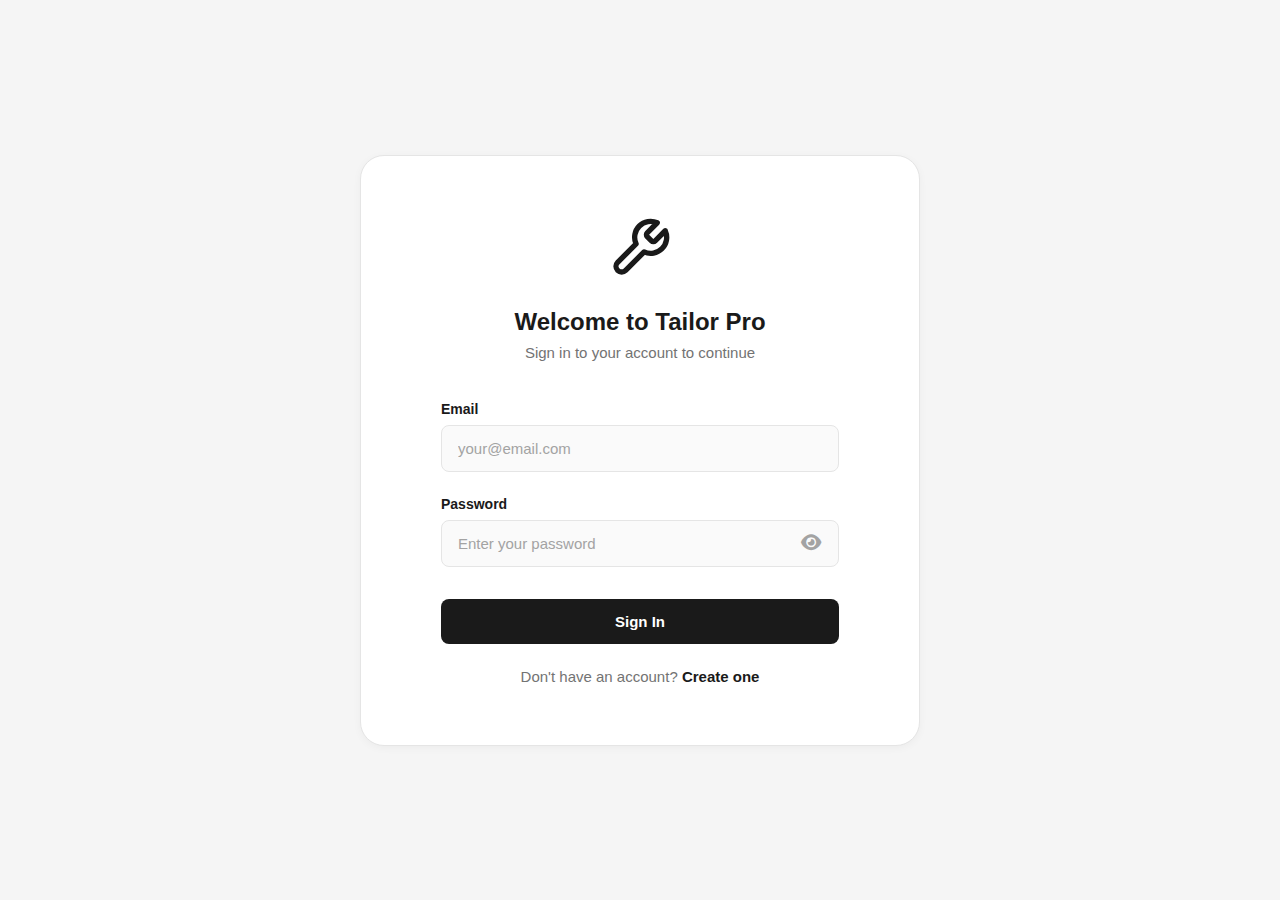
<file: index.html>
<!DOCTYPE html>
<html lang="en">
<head>
    <meta charset="UTF-8">
    <meta name="viewport" content="width=device-width, initial-scale=1.0, maximum-scale=1.0, user-scalable=no">
    <title>Tailor Pro - Professional Tailoring System</title>
    <link rel="stylesheet" href="styles.css">
    <!-- Bootstrap Icons -->
    <link rel="stylesheet" href="https://cdn.jsdelivr.net/npm/bootstrap-icons@1.11.0/font/bootstrap-icons.css">
    <link href="https://cdnjs.cloudflare.com/ajax/libs/font-awesome/6.4.0/css/all.min.css" rel="stylesheet">
</head>
<body>
    <div class="app-container">
        <!-- Mobile Header -->
        <header class="mobile-header">
            <button class="menu-toggle" id="menuToggle">
                <i class="fas fa-bars"></i>
            </button>
            <h1 class="mobile-title">
                <i class="fas fa-cut"></i>
                Tailor Pro
            </h1>
        </header>

        <!-- Sidebar -->
        <nav class="sidebar" id="sidebar">
            <div class="sidebar-header">
                <h1 class="sidebar-title">
                    <i class="fas fa-cut"></i>
                    Tailor Pro
                </h1>
                <p class="sidebar-subtitle">Professional Tailoring System</p>
            </div>
            
            <a href="#" class="nav-link active" data-section="dashboard">
  <i class="fas fa-chart-bar"></i>
  <span>Dashboard</span>
</a>

<a href="#" class="nav-link" data-section="clients">
  <i class="fas fa-users"></i>
  <span>Clients</span>
</a>

<a href="#" class="nav-link" data-section="measurements">
  <i class="fas fa-ruler"></i>
  <span>Measurements</span>
</a>

<a href="#" class="nav-link" data-section="payments">
  <i class="fas fa-credit-card"></i>
  <span>Payments</span>
</a>

<a href="#" class="nav-link" data-section="orders">
  <i class="fas fa-scissors"></i>
  <span>Orders</span>
</a>

<a href="#" class="nav-link" data-section="settings">
  <i class="fas fa-cog"></i>
  <span>Settings</span>
</a>

            </ul>
            <div class="sidebar-footer">
                <div class="user-info">
                    <p class="text-muted small">Signed in as</p>
                    <p class="mb-0" id="userName">Demo User</p>
                </div>
                <button class="btn-logout" onclick="logout()">
                    <i class="fas fa-sign-out-alt"></i>
                    <span>Logout</span>
                </button>
            </div>
        </nav>

        <!-- Main Content -->
        <main class="main-content">
            <!-- Dashboard Section -->
            <section id="dashboard-section" class="content-section active">
                <div class="section-header">
                    <h2>Dashboard</h2>
                    <p class="section-subtitle">Overview of your tailoring business</p>
                </div>

                <div class="stats-grid">
                    <div class="stat-card">
                        <div class="stat-icon">
                            <i class="fas fa-users"></i>
                        </div>
                        <div class="stat-content">
                            <h3 class="stat-number">3</h3>
                            <p class="stat-label">Total Clients</p>
                        </div>
                    </div>
                    
                    <div class="stat-card">
                        <div class="stat-icon">
                            <i class="fas fa-dollar-sign"></i>
                        </div>
                        <div class="stat-content">
                            <h3 class="stat-number">$2,500.00</h3>
                            <p class="stat-label">Total Revenue</p>
                        </div>
                    </div>
                    
                    <div class="stat-card">
                        <div class="stat-icon">
                            <i class="fas fa-clock"></i>
                        </div>
                        <div class="stat-content">
                            <h3 class="stat-number">1</h3>
                            <p class="stat-label">Pending Payments</p>
                        </div>
                    </div>
                    
                    <div class="stat-card">
                        <div class="stat-icon">
                            <i class="fas fa-ruler"></i>
                        </div>
                        <div class="stat-content">
                            <h3 class="stat-number">2</h3>
                            <p class="stat-label">With Measurements</p>
                        </div>
                    </div>
                </div>

                <div class="dashboard-grid">
                    <div class="dashboard-card">
                        <div class="card-header">
                            <h3><i class="fas fa-users"></i> Recent Clients</h3>
                        </div>
                        <div class="card-content">
                            <div class="client-item">
                                <div class="client-avatar">
                                    <img src="https://images.unsplash.com/photo-1472099645785-5658abf4ff4e?w=50&h=50&fit=crop&crop=face" alt="John Smith">
                                </div>
                                <div class="client-info">
                                    <strong>John Smith</strong>
                                    <span>john.smith@email.com</span>
                                </div>
                                <div class="client-badges">
                                    <span class="badge">S</span>
                                    <span class="badge">P</span>
                                </div>
                            </div>
                            
                            <div class="client-item">
                                <div class="client-avatar">
                                    <img src="https://images.unsplash.com/photo-1500648767791-00dcc994a43e?w=50&h=50&fit=crop&crop=face" alt="Michael Johnson">
                                </div>
                                <div class="client-info">
                                    <strong>Michael Johnson</strong>
                                    <span>michael.johnson@email.com</span>
                                </div>
                                <div class="client-badges">
                                    <span class="badge">S</span>
                                </div>
                            </div>
                            
                            <div class="client-item">
                                <div class="client-avatar">
                                    <div class="avatar-placeholder">D</div>
                                </div>
                                <div class="client-info">
                                    <strong>David Wilson</strong>
                                    <span>david.wilson@email.com</span>
                                </div>
                                <div class="client-badges"></div>
                            </div>
                        </div>
                    </div>

                    <div class="dashboard-card">
                        <div class="card-header">
                            <h3><i class="fas fa-credit-card"></i> Recent Payments</h3>
                        </div>
                        <div class="card-content">
                            <div class="payment-item">
                                <div class="payment-info">
                                    <strong>John Smith</strong>
                                    <span>Feb 15, 2024</span>
                                </div>
                                <div class="payment-amount">
                                    <strong>$850.00</strong>
                                    <span class="status completed">Completed</span>
                                </div>
                            </div>
                            
                            <div class="payment-item">
                                <div class="payment-info">
                                    <strong>Michael Johnson</strong>
                                    <span>Feb 20, 2024</span>
                                </div>
                                <div class="payment-amount">
                                    <strong>$450.00</strong>
                                    <span class="status completed">Completed</span>
                                </div>
                            </div>
                            
                            <div class="payment-item">
                                <div class="payment-info">
                                    <strong>John Smith</strong>
                                    <span>Feb 25, 2024</span>
                                </div>
                                <div class="payment-amount">
                                    <strong>$1,200.00</strong>
                                    <span class="status pending">Pending</span>
                                </div>
                            </div>
                        </div>
                    </div>
                </div>
            </section>

            <!-- Clients Section -->
            <section id="clients-section" class="content-section">
                <div class="section-header">
                    <div class="header-left">
                        <h2>Clients</h2>
                        <p class="section-subtitle">Manage your client database</p>
                    </div>
                    <button class="btn btn-primary" onclick="openModal('clientModal')">
                        <i class="fas fa-plus"></i>
                        Add Client
                    </button>
                </div>

                <div class="search-section">
                    <div class="search-container">
                        <i class="fas fa-search search-icon"></i>
                        <input type="text" class="search-input" placeholder="Search clients..." id="clientSearch">
                    </div>
                    <div class="client-count">
                        <span class="badge secondary">3 clients</span>
                    </div>
                </div>

                <div class="clients-grid" id="clientsGrid">
                    <div class="client-card">
                        <div class="client-card-header">
                            <div class="client-info-header">
                                <img src="https://images.unsplash.com/photo-1472099645785-5658abf4ff4e?w=60&h=60&fit=crop&crop=face" alt="John Smith" class="client-photo">
                                <div class="client-details">
                                    <h4>John Smith</h4>
                                    <span class="client-since">Client since Jan 15, 2024</span>
                                </div>
                            </div>
                            <button class="btn btn-ghost btn-sm">
                                <i class="fas fa-edit"></i>
                            </button>
                        </div>
                        <div class="client-card-content">
                            <div class="contact-info">
                                <div class="contact-item">
                                    <i class="fas fa-envelope"></i>
                                    <span>john.smith@email.com</span>
                                </div>
                                <div class="contact-item">
                                    <i class="fas fa-phone"></i>
                                    <span>+1 (555) 123-4567</span>
                                </div>
                                <div class="contact-item">
                                    <i class="fas fa-map-marker-alt"></i>
                                    <span>123 Main St, New York, NY 10001</span>
                                </div>
                            </div>
                            <div class="measurement-badges">
                                <span class="badge">Shirt</span>
                                <span class="badge">Pant</span>
                            </div>
                        </div>
                    </div>

                    <div class="client-card">
                        <div class="client-card-header">
                            <div class="client-info-header">
                                <img src="https://images.unsplash.com/photo-1500648767791-00dcc994a43e?w=60&h=60&fit=crop&crop=face" alt="Michael Johnson" class="client-photo">
                                <div class="client-details">
                                    <h4>Michael Johnson</h4>
                                    <span class="client-since">Client since Feb 01, 2024</span>
                                </div>
                            </div>
                            <button class="btn btn-ghost btn-sm">
                                <i class="fas fa-edit"></i>
                            </button>
                        </div>
                        <div class="client-card-content">
                            <div class="contact-info">
                                <div class="contact-item">
                                    <i class="fas fa-envelope"></i>
                                    <span>michael.johnson@email.com</span>
                                </div>
                                <div class="contact-item">
                                    <i class="fas fa-phone"></i>
                                    <span>+1 (555) 987-6543</span>
                                </div>
                                <div class="contact-item">
                                    <i class="fas fa-map-marker-alt"></i>
                                    <span>456 Oak Ave, Los Angeles, CA 90210</span>
                                </div>
                            </div>
                            <div class="measurement-badges">
                                <span class="badge">Shirt</span>
                            </div>
                        </div>
                    </div>

                    <div class="client-card">
                        <div class="client-card-header">
                            <div class="client-info-header">
                                <div class="client-photo-placeholder">D</div>
                                <div class="client-details">
                                    <h4>David Wilson</h4>
                                    <span class="client-since">Client since Feb 10, 2024</span>
                                </div>
                            </div>
                            <button class="btn btn-ghost btn-sm">
                                <i class="fas fa-edit"></i>
                            </button>
                        </div>
                        <div class="client-card-content">
                            <div class="contact-info">
                                <div class="contact-item">
                                    <i class="fas fa-envelope"></i>
                                    <span>david.wilson@email.com</span>
                                </div>
                                <div class="contact-item">
                                    <i class="fas fa-phone"></i>
                                    <span>+1 (555) 456-7890</span>
                                </div>
                                <div class="contact-item">
                                    <i class="fas fa-map-marker-alt"></i>
                                    <span>789 Pine St, Chicago, IL 60601</span>
                                </div>
                            </div>
                            <div class="measurement-badges">
                                <!-- No measurements yet -->
                            </div>
                        </div>
                    </div>
                </div>
            </section>

            <!-- Measurements Section -->
            <section id="measurements-section" class="content-section">
                <div class="section-header">
                    <h2>Client Measurements</h2>
                    <p class="section-subtitle">Record and manage client measurements for custom tailoring</p>
                </div>

                <div class="measurement-form-container">
                    <div class="form-card">
                        <div class="card-header">
                            <h3>Select Client</h3>
                        </div>
                        <div class="card-content">
                            <div class="client-selector">
                                <select class="form-select" id="measurementClientSelect">
                                    <option value="">Choose a client...</option>
                                    <option value="1">John Smith</option>
                                    <option value="2">Michael Johnson</option>
                                    <option value="3">David Wilson</option>
                                </select>
                            </div>
                        </div>
                    </div>

                    <div class="measurement-tabs-container" id="measurementTabsContainer" style="display: none;">
                        <div class="form-card">
                            <div class="card-header">
                                <h3>Measurements for <span id="selectedClientName"></span></h3>
                                <button class="btn btn-primary">
                                    <i class="fas fa-save"></i>
                                    Save Measurements
                                </button>
                            </div>
                            <div class="card-content">
                                <div class="tabs">
                                    <div class="tab-list">
                                        <button class="tab-button active" data-tab="shirt">Shirt Measurements</button>
                                        <button class="tab-button" data-tab="pant">Pant Measurements</button>
                                    </div>
                                    
                                    <div id="shirt-tab" class="tab-content active">
                                        <div class="measurement-grid">
                                            <div class="form-group">
                                                <label>Chest (inches)</label>
                                                <input type="number" step="0.5" class="form-input" placeholder="0.0">
                                            </div>
                                            <div class="form-group">
                                                <label>Waist (inches)</label>
                                                <input type="number" step="0.5" class="form-input" placeholder="0.0">
                                            </div>
                                            <div class="form-group">
                                                <label>Shoulder (inches)</label>
                                                <input type="number" step="0.5" class="form-input" placeholder="0.0">
                                            </div>
                                            <div class="form-group">
                                                <label>Sleeves (inches)</label>
                                                <input type="number" step="0.5" class="form-input" placeholder="0.0">
                                            </div>
                                            <div class="form-group">
                                                <label>Collar (inches)</label>
                                                <input type="number" step="0.5" class="form-input" placeholder="0.0">
                                            </div>
                                            <div class="form-group">
                                                <label>Length (inches)</label>
                                                <input type="number" step="0.5" class="form-input" placeholder="0.0">
                                            </div>
                                        </div>
                                    </div>
                                    
                                    <div id="pant-tab" class="tab-content">
                                        <div class="measurement-grid">
                                            <div class="form-group">
                                                <label>Waist (inches)</label>
                                                <input type="number" step="0.5" class="form-input" placeholder="0.0">
                                            </div>
                                            <div class="form-group">
                                                <label>Hip (inches)</label>
                                                <input type="number" step="0.5" class="form-input" placeholder="0.0">
                                            </div>
                                            <div class="form-group">
                                                <label>Thigh (inches)</label>
                                                <input type="number" step="0.5" class="form-input" placeholder="0.0">
                                            </div>
                                            <div class="form-group">
                                                <label>Inseam (inches)</label>
                                                <input type="number" step="0.5" class="form-input" placeholder="0.0">
                                            </div>
                                            <div class="form-group">
                                                <label>Outseam (inches)</label>
                                                <input type="number" step="0.5" class="form-input" placeholder="0.0">
                                            </div>
                                            <div class="form-group">
                                                <label>Rise (inches)</label>
                                                <input type="number" step="0.5" class="form-input" placeholder="0.0">
                                            </div>
                                            <div class="form-group">
                                                <label>Cuff (inches)</label>
                                                <input type="number" step="0.5" class="form-input" placeholder="0.0">
                                            </div>
                                        </div>
                                    </div>
                                </div>
                            </div>
                        </div>
                    </div>
                </div>
            </section>

            <!-- Payments Section -->
            <section id="payments-section" class="content-section">
                <div class="section-header">
                    <div class="header-left">
                        <h2>Payment Tracker</h2>
                        <p class="section-subtitle">Manage client payments and billing</p>
                    </div>
                    <button class="btn btn-primary" onclick="openModal('paymentModal')">
                        <i class="fas fa-plus"></i>
                        Add Payment
                    </button>
                </div>

                <div class="payment-stats">
                    <div class="stat-card">
                        <div class="stat-icon">
                            <i class="fas fa-dollar-sign"></i>
                        </div>
                        <div class="stat-content">
                            <h3 class="stat-number">$1,300.00</h3>
                            <p class="stat-label">Total Revenue</p>
                            <span class="stat-description">From 2 completed payments</span>
                        </div>
                    </div>
                    
                    <div class="stat-card">
                        <div class="stat-icon">
                            <i class="fas fa-clock"></i>
                        </div>
                        <div class="stat-content">
                            <h3 class="stat-number">$1,200.00</h3>
                            <p class="stat-label">Pending Payments</p>
                            <span class="stat-description">1 payment pending</span>
                        </div>
                    </div>
                    
                    <div class="stat-card">
                        <div class="stat-icon">
                            <i class="fas fa-file-text"></i>
                        </div>
                        <div class="stat-content">
                            <h3 class="stat-number">3</h3>
                            <p class="stat-label">Total Payments</p>
                            <span class="stat-description">All time payment records</span>
                        </div>
                    </div>
                </div>

                <div class="payments-table-container">
                    <div class="form-card">
                        <div class="card-header">
                            <h3>Recent Payments</h3>
                        </div>
                        <div class="card-content">
                            <div class="table-responsive">
                                <table class="payments-table">
                                    <thead>
                                        <tr>
                                            <th>Client</th>
                                            <th>Amount</th>
                                            <th>Method</th>
                                            <th>Status</th>
                                            <th>Date</th>
                                            <th>Description</th>
                                        </tr>
                                    </thead>
                                    <tbody>
                                        <tr>
                                            <td data-label="Client">John Smith</td>
                                            <td data-label="Amount">$850.00</td>
                                            <td data-label="Method">
                                                <span class="payment-method">
                                                    <i class="fas fa-credit-card"></i>
                                                    Card
                                                </span>
                                            </td>
                                            <td data-label="Status">
                                                <span class="status completed">Completed</span>
                                            </td>
                                            <td data-label="Date">Feb 15, 2024</td>
                                            <td data-label="Description">Custom suit - deposit</td>
                                        </tr>
                                        <tr>
                                            <td data-label="Client">Michael Johnson</td>
                                            <td data-label="Amount">$450.00</td>
                                            <td data-label="Method">
                                                <span class="payment-method">
                                                    <i class="fas fa-money-bill"></i>
                                                    Cash
                                                </span>
                                            </td>
                                            <td data-label="Status">
                                                <span class="status completed">Completed</span>
                                            </td>
                                            <td data-label="Date">Feb 20, 2024</td>
                                            <td data-label="Description">Shirt alterations</td>
                                        </tr>
                                        <tr>
                                            <td data-label="Client">John Smith</td>
                                            <td data-label="Amount">$1,200.00</td>
                                            <td data-label="Method">
                                                <span class="payment-method">
                                                    <i class="fas fa-university"></i>
                                                    Bank Transfer
                                                </span>
                                            </td>
                                            <td data-label="Status">
                                                <span class="status pending">Pending</span>
                                            </td>
                                            <td data-label="Date">Feb 25, 2024</td>
                                            <td data-label="Description">Custom suit - final payment</td>
                                        </tr>
                                    </tbody>
                                </table>
                            </div>
                        </div>
                    </div>
                </div>
            </section>

            <!-- Orders Section -->
            <section id="orders-section" class="content-section">
                <div class="coming-soon">
                    <i class="fas fa-scissors fa-3x"></i>
                    <h2>Orders Management</h2>
                    <p>Coming soon - Order tracking and management</p>
                </div>
            </section>

            <!-- Settings Section -->
            <section id="settings-section" class="content-section">
                <div class="coming-soon">
                    <i class="fas fa-cog fa-3x"></i>
                    <h2>Settings</h2>
                    <p>Coming soon - Application settings and preferences</p>
                </div>
            </section>
        </main>
    </div>

    <!-- Modals -->
    <!-- Client Modal -->
    <div id="clientModal" class="modal">
        <div class="modal-content">
            <div class="modal-header">
                <h3>Add New Client</h3>
                <button class="modal-close" onclick="closeModal('clientModal')">
                    <i class="fas fa-times"></i>
                </button>
            </div>
            <div class="modal-body">
                <form class="client-form">
                    <div class="form-row">
                        <div class="form-group">
                            <label for="clientName">Full Name *</label>
                            <input type="text" id="clientName" class="form-input" required>
                        </div>
                        <div class="form-group">
                            <label for="clientEmail">Email Address *</label>
                            <input type="email" id="clientEmail" class="form-input" required>
                        </div>
                    </div>
                    <div class="form-row">
                        <div class="form-group">
                            <label for="clientPhone">Phone Number *</label>
                            <input type="tel" id="clientPhone" class="form-input" required>
                        </div>
                        <div class="form-group">
                            <label for="clientPhoto">Photo URL</label>
                            <input type="url" id="clientPhoto" class="form-input">
                        </div>
                    </div>
                    <div class="form-group">
                        <label for="clientAddress">Address</label>
                        <textarea id="clientAddress" class="form-textarea" rows="3"></textarea>
                    </div>
                </form>
            </div>
            <div class="modal-footer">
                <button class="btn btn-primary">
                    <i class="fas fa-save"></i>
                    Add Client
                </button>
                <button class="btn btn-secondary" onclick="closeModal('clientModal')">
                    Cancel
                </button>
            </div>
        </div>
    </div>

    <!-- Payment Modal -->
    <div id="paymentModal" class="modal">
        <div class="modal-content">
            <div class="modal-header">
                <h3>Record New Payment</h3>
                <button class="modal-close" onclick="closeModal('paymentModal')">
                    <i class="fas fa-times"></i>
                </button>
            </div>
            <div class="modal-body">
                <form class="payment-form">
                    <div class="form-group">
                        <label for="paymentClient">Client *</label>
                        <select id="paymentClient" class="form-select" required>
                            <option value="">Select client...</option>
                            <option value="1">John Smith</option>
                            <option value="2">Michael Johnson</option>
                            <option value="3">David Wilson</option>
                        </select>
                    </div>
                    <div class="form-row">
                        <div class="form-group">
                            <label for="paymentAmount">Amount ($) *</label>
                            <input type="number" id="paymentAmount" class="form-input" step="0.01" required>
                        </div>
                        <div class="form-group">
                            <label for="paymentStatus">Status *</label>
                            <select id="paymentStatus" class="form-select" required>
                                <option value="completed">Completed</option>
                                <option value="pending">Pending</option>
                                <option value="failed">Failed</option>
                                <option value="refunded">Refunded</option>
                            </select>
                        </div>
                    </div>
                    <div class="form-group">
                        <label for="paymentMethod">Payment Method *</label>
                        <select id="paymentMethod" class="form-select" required>
                            <option value="cash">Cash</option>
                            <option value="card">Credit/Debit Card</option>
                            <option value="bank_transfer">Bank Transfer</option>
                            <option value="check">Check</option>
                        </select>
                    </div>
                    <div class="form-group">
                        <label for="paymentDescription">Description</label>
                        <textarea id="paymentDescription" class="form-textarea" rows="3"></textarea>
                    </div>
                </form>
            </div>
            <div class="modal-footer">
                <button class="btn btn-primary">
                    <i class="fas fa-save"></i>
                    Record Payment
                </button>
                <button class="btn btn-secondary" onclick="closeModal('paymentModal')">
                    Cancel
                </button>
            </div>
        </div>
    </div>

    <!-- Logout Confirmation Modal -->
    <div id="logoutModal" class="logout-modal-overlay">
        <div class="logout-modal">
            <div class="logout-modal-header">
                <div class="logout-modal-icon">
                    <i class="fas fa-sign-out-alt"></i>
                </div>
                <h3 class="logout-modal-title">Logout Confirmation</h3>
                <p class="logout-modal-message">Are you sure you want to logout?</p>
            </div>
            <div class="logout-modal-actions">
                <button class="logout-modal-btn logout-modal-btn-cancel" onclick="cancelLogout()">Cancel</button>
                <button class="logout-modal-btn logout-modal-btn-confirm" onclick="confirmLogout()">Logout</button>
            </div>
        </div>
    </div>

    <script src="auth.js"></script>
    <script src="script.js"></script>
</body>
</html>
</file>
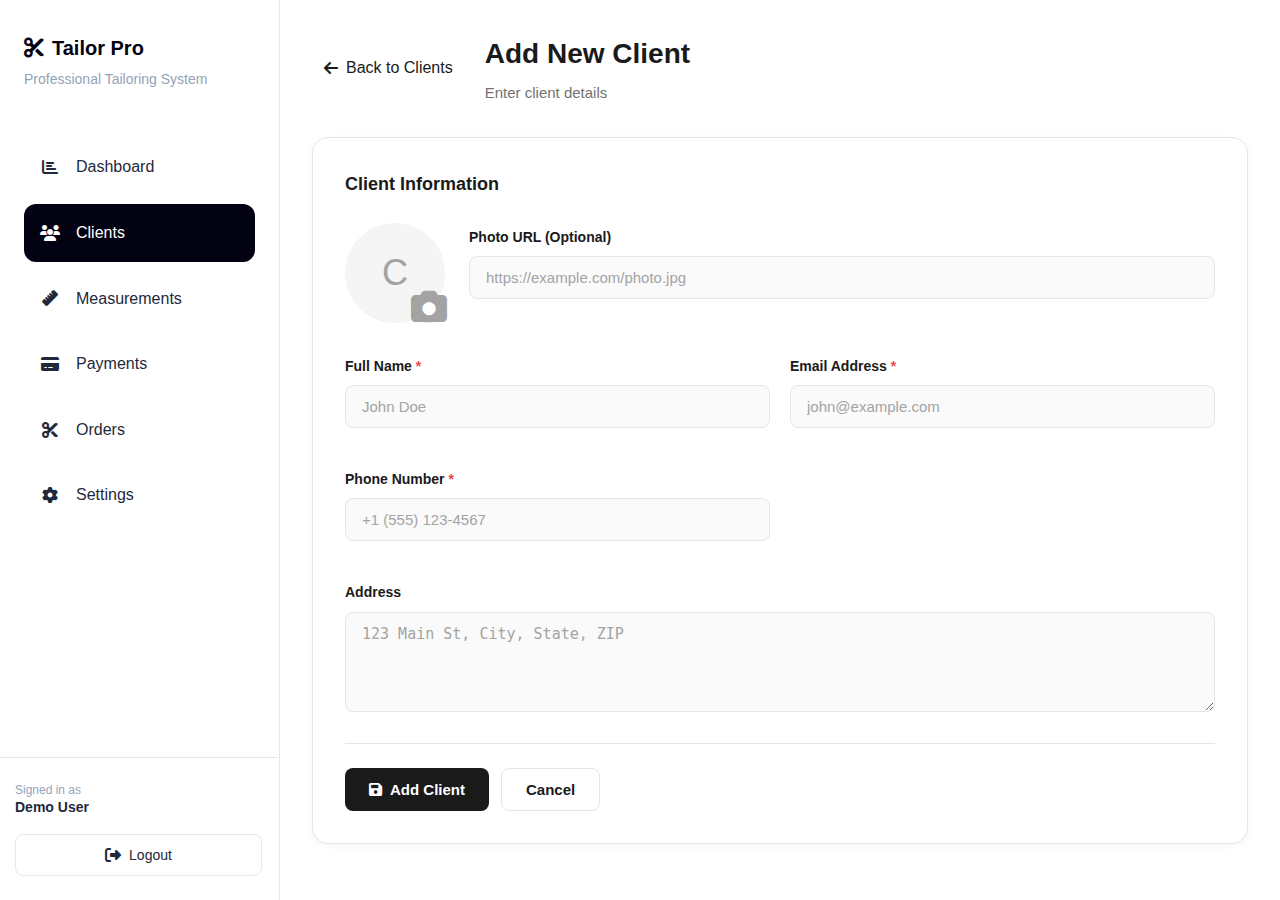
<file: add-client.html>
<!DOCTYPE html>
<html lang="en">
<head>
    <meta charset="UTF-8">
    <meta name="viewport" content="width=device-width, initial-scale=1.0, maximum-scale=1.0, user-scalable=no">
    <title>Add New Client - Tailor Pro</title>
    <link rel="stylesheet" href="styles.css">
    <link rel="stylesheet" href="https://cdn.jsdelivr.net/npm/bootstrap-icons@1.11.0/font/bootstrap-icons.css">
    <link href="https://cdnjs.cloudflare.com/ajax/libs/font-awesome/6.4.0/css/all.min.css" rel="stylesheet">
    <style>
        .page-header {
            display: flex;
            align-items: center;
            gap: 20px;
            margin-bottom: 32px;
        }

        .back-button {
            display: flex;
            align-items: center;
            gap: 8px;
            background: none;
            border: none;
            font-size: 16px;
            color: #1a1a1a;
            cursor: pointer;
            padding: 8px 12px;
            border-radius: 8px;
            transition: background 0.2s;
        }

        .back-button:hover {
            background: #e5e5e5;
        }

        .page-title h1 {
            font-size: 28px;
            font-weight: 600;
            color: #1a1a1a;
            margin-bottom: 4px;
        }

        .page-title p {
            font-size: 15px;
            color: #737373;
        }

        .add-form-card {
            background: white;
            border-radius: 16px;
            border: 1px solid #e5e5e5;
            padding: 32px;
            box-shadow: 0 2px 8px rgba(0, 0, 0, 0.04);
        }

        .section-title {
            font-size: 18px;
            font-weight: 600;
            color: #1a1a1a;
            margin-bottom: 24px;
        }

        .photo-upload {
            display: flex;
            align-items: center;
            gap: 24px;
            margin-bottom: 32px;
        }

        .photo-preview {
            width: 100px;
            height: 100px;
            border-radius: 50%;
            background: #f5f5f5;
            display: flex;
            align-items: center;
            justify-content: center;
            font-size: 36px;
            color: #a3a3a3;
            font-weight: 500;
            position: relative;
        }

        .photo-preview img {
            width: 100%;
            height: 100%;
            border-radius: 50%;
            object-fit: cover;
        }

        .camera-icon {
            position: absolute;
            bottom: 0;
            right: 0;
            width: 32px;
            height: 32px;
            background: white;
            border: 2px solid #e5e5e5;
            border-radius: 50%;
            display: flex;
            align-items: center;
            justify-content: center;
            cursor: pointer;
            transition: all 0.2s;
        }

        .camera-icon:hover {
            background: #1a1a1a;
            border-color: #1a1a1a;
            color: white;
        }

        .photo-input-group {
            flex: 1;
        }

        .form-row-add {
            display: grid;
            grid-template-columns: 1fr 1fr;
            gap: 20px;
            margin-bottom: 20px;
        }

        .form-group-add {
            margin-bottom: 20px;
        }

        .form-group-add label {
            display: block;
            font-size: 14px;
            font-weight: 600;
            color: #1a1a1a;
            margin-bottom: 8px;
        }

        .form-group-add label .required {
            color: #ef4444;
        }

        .form-input-add,
        .form-textarea-add {
            width: 100%;
            padding: 12px 16px;
            border: 1px solid #e5e5e5;
            border-radius: 8px;
            font-size: 15px;
            background: #fafafa;
            color: #1a1a1a;
            transition: all 0.2s;
        }

        .form-input-add::placeholder,
        .form-textarea-add::placeholder {
            color: #a3a3a3;
        }

        .form-input-add:focus,
        .form-textarea-add:focus {
            outline: none;
            border-color: #1a1a1a;
            background: white;
        }

        .form-textarea-add {
            resize: vertical;
            min-height: 100px;
        }

        .form-actions-add {
            display: flex;
            gap: 12px;
            margin-top: 24px;
            padding-top: 24px;
            border-top: 1px solid #e5e5e5;
        }

        .btn-add {
            padding: 12px 24px;
            border-radius: 8px;
            font-size: 15px;
            font-weight: 600;
            cursor: pointer;
            transition: all 0.2s;
            display: flex;
            align-items: center;
            gap: 8px;
            border: none;
        }

        .btn-primary-add {
            background: #1a1a1a;
            color: white;
        }

        .btn-primary-add:hover {
            background: #000000;
        }

        .btn-secondary-add {
            background: white;
            color: #1a1a1a;
            border: 1px solid #e5e5e5;
        }

        .btn-secondary-add:hover {
            background: #f5f5f5;
        }

        @media (max-width: 640px) {
            .form-row-add {
                grid-template-columns: 1fr;
            }

            .add-form-card {
                padding: 20px;
            }

            .photo-upload {
                flex-direction: column;
                align-items: flex-start;
            }
        }
    </style>
</head>
<body>
    <div class="app-container">
        <!-- Mobile Header -->
        <header class="mobile-header">
            <button class="menu-toggle" id="menuToggle">
                <i class="fas fa-bars"></i>
            </button>
            <h1 class="mobile-title">
                <i class="fas fa-cut"></i>
                Tailor Pro
            </h1>
        </header>

        <!-- Sidebar -->
        <nav class="sidebar" id="sidebar">
            <div class="sidebar-header">
                <h1 class="sidebar-title">
                    <i class="fas fa-cut"></i>
                    Tailor Pro
                </h1>
                <p class="sidebar-subtitle">Professional Tailoring System</p>
            </div>
            
            <ul class="nav-menu">
                <li class="nav-item">
                    <a href="index.html" class="nav-link">
                        <i class="fas fa-chart-bar"></i>
                        <span>Dashboard</span>
                    </a>
                </li>
                <li class="nav-item">
                    <a href="clients.html" class="nav-link active">
                        <i class="fas fa-users"></i>
                        <span>Clients</span>
                    </a>
                </li>
                <li class="nav-item">
                    <a href="measurements.html" class="nav-link">
                        <i class="fas fa-ruler"></i>
                        <span>Measurements</span>
                    </a>
                </li>
                <li class="nav-item">
                    <a href="payments.html" class="nav-link">
                        <i class="fas fa-credit-card"></i>
                        <span>Payments</span>
                    </a>
                </li>
                <li class="nav-item">
                    <a href="orders.html" class="nav-link">
                        <i class="fas fa-scissors"></i>
                        <span>Orders</span>
                    </a>
                </li>
                <li class="nav-item">
                    <a href="settings.html" class="nav-link">
                        <i class="fas fa-cog"></i>
                        <span>Settings</span>
                    </a>
                </li>
            </ul>
            <div class="sidebar-footer">
                <div class="user-info">
                    <p class="text-muted small">Signed in as</p>
                    <p class="mb-0" id="userName">Demo User</p>
                </div>
                <button class="btn-logout" onclick="logout()">
                    <i class="fas fa-sign-out-alt"></i>
                    <span>Logout</span>
                </button>
            </div>
        </nav>

        <!-- Main Content -->
        <main class="main-content">
            <div class="page-header">
                <button class="back-button" onclick="window.location.href='clients.html'">
                    <i class="fas fa-arrow-left"></i>
                    Back to Clients
                </button>
                <div class="page-title">
                    <h1>Add New Client</h1>
                    <p>Enter client details</p>
                </div>
            </div>

            <div class="add-form-card">
                <h2 class="section-title">Client Information</h2>

                <form id="addClientForm">
                    <div class="photo-upload">
                        <div class="photo-preview" id="photoPreview">
                            C
                            <div class="camera-icon">
                                <i class="fas fa-camera"></i>
                            </div>
                        </div>
                        <div class="photo-input-group">
                            <div class="form-group-add">
                                <label>Photo URL (Optional)</label>
                                <input 
                                    type="url" 
                                    class="form-input-add" 
                                    id="photoUrl"
                                    placeholder="https://example.com/photo.jpg"
                                >
                            </div>
                        </div>
                    </div>

                    <div class="form-row-add">
                        <div class="form-group-add">
                            <label>Full Name <span class="required">*</span></label>
                            <input 
                                type="text" 
                                class="form-input-add" 
                                id="fullName"
                                placeholder="John Doe"
                                required
                            >
                        </div>
                        <div class="form-group-add">
                            <label>Email Address <span class="required">*</span></label>
                            <input 
                                type="email" 
                                class="form-input-add" 
                                id="email"
                                placeholder="john@example.com"
                                required
                            >
                        </div>
                    </div>

                    <div class="form-row-add">
                        <div class="form-group-add">
                            <label>Phone Number <span class="required">*</span></label>
                            <input 
                                type="tel" 
                                class="form-input-add" 
                                id="phone"
                                placeholder="+1 (555) 123-4567"
                                required
                            >
                        </div>
                        <div class="form-group-add">
                            <!-- Empty space for alignment -->
                        </div>
                    </div>

                    <div class="form-group-add">
                        <label>Address</label>
                        <textarea 
                            class="form-textarea-add" 
                            id="address"
                            placeholder="123 Main St, City, State, ZIP"
                        ></textarea>
                    </div>

                    <div class="form-actions-add">
                        <button type="submit" class="btn-add btn-primary-add">
                            <i class="fas fa-save"></i>
                            Add Client
                        </button>
                        <button type="button" class="btn-add btn-secondary-add" onclick="window.location.href='clients.html'">
                            Cancel
                        </button>
                    </div>
                </form>
            </div>
        </main>
    </div>

    <!-- Logout Confirmation Modal -->
    <div id="logoutModal" class="logout-modal-overlay">
        <div class="logout-modal">
            <div class="logout-modal-header">
                <div class="logout-modal-icon">
                    <i class="fas fa-sign-out-alt"></i>
                </div>
                <h3 class="logout-modal-title">Logout Confirmation</h3>
                <p class="logout-modal-message">Are you sure you want to logout?</p>
            </div>
            <div class="logout-modal-actions">
                <button class="logout-modal-btn logout-modal-btn-cancel" onclick="cancelLogout()">Cancel</button>
                <button class="logout-modal-btn logout-modal-btn-confirm" onclick="confirmLogout()">Logout</button>
            </div>
        </div>
    </div>

    <script src="auth.js"></script>
    <script src="script.js"></script>
    <script>
        // Photo preview update
        document.getElementById('photoUrl').addEventListener('input', function(e) {
            const preview = document.getElementById('photoPreview');
            if (e.target.value) {
                preview.innerHTML = `<img src="${e.target.value}" alt="Preview"><div class="camera-icon"><i class="fas fa-camera"></i></div>`;
            } else {
                preview.innerHTML = 'C<div class="camera-icon"><i class="fas fa-camera"></i></div>';
            }
        });

        // Form submission
        document.getElementById('addClientForm').addEventListener('submit', function(e) {
            e.preventDefault();
            
            const clientData = {
                fullName: document.getElementById('fullName').value,
                email: document.getElementById('email').value,
                phone: document.getElementById('phone').value,
                address: document.getElementById('address').value,
                photoUrl: document.getElementById('photoUrl').value,
                createdAt: new Date().toISOString()
            };

            // Here you would save to your database/localStorage
            console.log('New client:', clientData);
            
            // Show success message
            alert('Client added successfully!');
            
            // Redirect back to clients page
            window.location.href = 'clients.html';
        });
    </script>
</body>
</html>
</file>
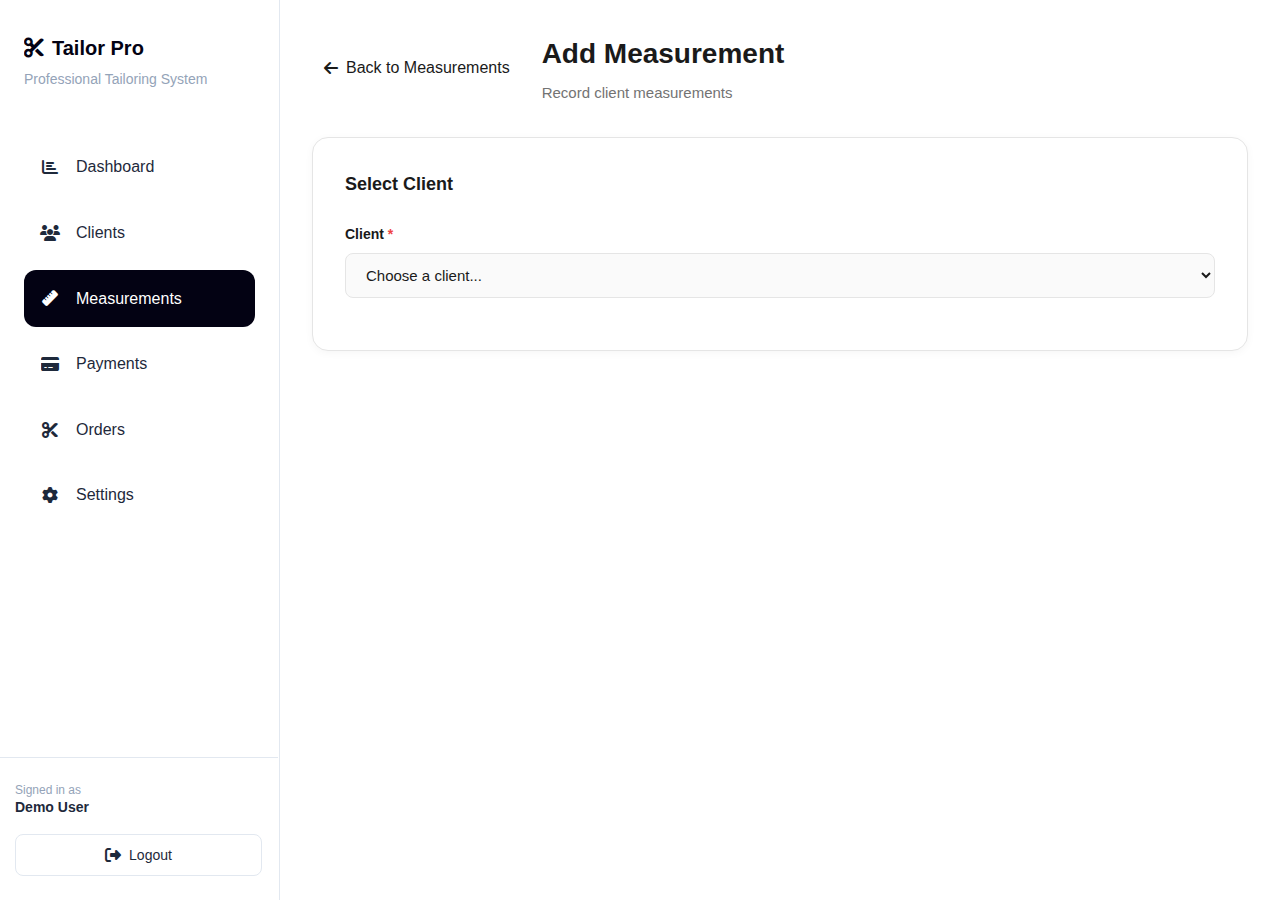
<file: add-measurement.html>
<!DOCTYPE html>
<html lang="en">
<head>
    <meta charset="UTF-8">
    <meta name="viewport" content="width=device-width, initial-scale=1.0, maximum-scale=1.0, user-scalable=no">
    <title>Add Measurement - Tailor Pro</title>
    <link rel="stylesheet" href="styles.css">
    <link rel="stylesheet" href="https://cdn.jsdelivr.net/npm/bootstrap-icons@1.11.0/font/bootstrap-icons.css">
    <link href="https://cdnjs.cloudflare.com/ajax/libs/font-awesome/6.4.0/css/all.min.css" rel="stylesheet">
    <style>
        .page-header {
            display: flex;
            align-items: center;
            gap: 20px;
            margin-bottom: 32px;
        }

        .back-button {
            display: flex;
            align-items: center;
            gap: 8px;
            background: none;
            border: none;
            font-size: 16px;
            color: #1a1a1a;
            cursor: pointer;
            padding: 8px 12px;
            border-radius: 8px;
            transition: background 0.2s;
        }

        .back-button:hover {
            background: #e5e5e5;
        }

        .page-title h1 {
            font-size: 28px;
            font-weight: 600;
            color: #1a1a1a;
            margin-bottom: 4px;
        }

        .page-title p {
            font-size: 15px;
            color: #737373;
        }

        .add-form-card {
            background: white;
            border-radius: 16px;
            border: 1px solid #e5e5e5;
            padding: 32px;
            box-shadow: 0 2px 8px rgba(0, 0, 0, 0.04);
            margin-bottom: 20px;
        }

        .section-title {
            font-size: 18px;
            font-weight: 600;
            color: #1a1a1a;
            margin-bottom: 24px;
        }

        .form-group-add {
            margin-bottom: 20px;
        }

        .form-group-add label {
            display: block;
            font-size: 14px;
            font-weight: 600;
            color: #1a1a1a;
            margin-bottom: 8px;
        }

        .form-group-add label .required {
            color: #ef4444;
        }

        .form-select-add,
        .form-input-add {
            width: 100%;
            padding: 12px 16px;
            border: 1px solid #e5e5e5;
            border-radius: 8px;
            font-size: 15px;
            background: #fafafa;
            color: #1a1a1a;
            transition: all 0.2s;
        }

        .form-select-add:focus,
        .form-input-add:focus {
            outline: none;
            border-color: #1a1a1a;
            background: white;
        }

        .tabs-add {
            margin-top: 24px;
        }

        .tab-list-add {
            display: flex;
            gap: 8px;
            border-bottom: 1px solid #e5e5e5;
            margin-bottom: 24px;
        }

        .tab-button-add {
            padding: 12px 24px;
            background: none;
            border: none;
            border-bottom: 2px solid transparent;
            font-size: 15px;
            font-weight: 500;
            color: #737373;
            cursor: pointer;
            transition: all 0.2s;
        }

        .tab-button-add.active {
            color: #1a1a1a;
            border-bottom-color: #1a1a1a;
        }

        .tab-button-add:hover {
            color: #1a1a1a;
        }

        .tab-content-add {
            display: none;
        }

        .tab-content-add.active {
            display: block;
        }

        .measurement-grid-add {
            display: grid;
            grid-template-columns: repeat(3, 1fr);
            gap: 20px;
        }

        .form-actions-add {
            display: flex;
            gap: 12px;
            margin-top: 24px;
            padding-top: 24px;
            border-top: 1px solid #e5e5e5;
        }

        .btn-add {
            padding: 12px 24px;
            border-radius: 8px;
            font-size: 15px;
            font-weight: 600;
            cursor: pointer;
            transition: all 0.2s;
            display: flex;
            align-items: center;
            gap: 8px;
            border: none;
        }

        .btn-primary-add {
            background: #1a1a1a;
            color: white;
        }

        .btn-primary-add:hover {
            background: #000000;
        }

        .btn-secondary-add {
            background: white;
            color: #1a1a1a;
            border: 1px solid #e5e5e5;
        }

        .btn-secondary-add:hover {
            background: #f5f5f5;
        }

        @media (max-width: 768px) {
            .measurement-grid-add {
                grid-template-columns: repeat(2, 1fr);
            }
        }

        @media (max-width: 640px) {
            .add-form-card {
                padding: 20px;
            }

            .measurement-grid-add {
                grid-template-columns: 1fr;
            }
        }
    </style>
</head>
<body>
    <div class="app-container">
        <!-- Mobile Header -->
        <header class="mobile-header">
            <button class="menu-toggle" id="menuToggle">
                <i class="fas fa-bars"></i>
            </button>
            <h1 class="mobile-title">
                <i class="fas fa-cut"></i>
                Tailor Pro
            </h1>
        </header>

        <!-- Sidebar -->
        <nav class="sidebar" id="sidebar">
            <div class="sidebar-header">
                <h1 class="sidebar-title">
                    <i class="fas fa-cut"></i>
                    Tailor Pro
                </h1>
                <p class="sidebar-subtitle">Professional Tailoring System</p>
            </div>
            
            <ul class="nav-menu">
                <li class="nav-item">
                    <a href="index.html" class="nav-link">
                        <i class="fas fa-chart-bar"></i>
                        <span>Dashboard</span>
                    </a>
                </li>
                <li class="nav-item">
                    <a href="clients.html" class="nav-link">
                        <i class="fas fa-users"></i>
                        <span>Clients</span>
                    </a>
                </li>
                <li class="nav-item">
                    <a href="measurements.html" class="nav-link active">
                        <i class="fas fa-ruler"></i>
                        <span>Measurements</span>
                    </a>
                </li>
                <li class="nav-item">
                    <a href="payments.html" class="nav-link">
                        <i class="fas fa-credit-card"></i>
                        <span>Payments</span>
                    </a>
                </li>
                <li class="nav-item">
                    <a href="orders.html" class="nav-link">
                        <i class="fas fa-scissors"></i>
                        <span>Orders</span>
                    </a>
                </li>
                <li class="nav-item">
                    <a href="settings.html" class="nav-link">
                        <i class="fas fa-cog"></i>
                        <span>Settings</span>
                    </a>
                </li>
            </ul>
            <div class="sidebar-footer">
                <div class="user-info">
                    <p class="text-muted small">Signed in as</p>
                    <p class="mb-0" id="userName">Demo User</p>
                </div>
                <button class="btn-logout" onclick="logout()">
                    <i class="fas fa-sign-out-alt"></i>
                    <span>Logout</span>
                </button>
            </div>
        </nav>

        <!-- Main Content -->
        <main class="main-content">
            <div class="page-header">
                <button class="back-button" onclick="window.location.href='measurements.html'">
                    <i class="fas fa-arrow-left"></i>
                    Back to Measurements
                </button>
                <div class="page-title">
                    <h1>Add Measurement</h1>
                    <p>Record client measurements</p>
                </div>
            </div>

            <div class="add-form-card">
                <h2 class="section-title">Select Client</h2>
                <form id="addMeasurementForm">
                    <div class="form-group-add">
                        <label>Client <span class="required">*</span></label>
                        <select class="form-select-add" id="clientSelect" required>
                            <option value="">Choose a client...</option>
                            <option value="1">John Smith</option>
                            <option value="2">Michael Johnson</option>
                            <option value="3">David Wilson</option>
                        </select>
                    </div>
                </form>
            </div>

            <div class="add-form-card" id="measurementSection" style="display: none;">
                <h2 class="section-title">Measurements</h2>

                <div class="tabs-add">
                    <div class="tab-list-add">
                        <button type="button" class="tab-button-add active" data-tab="shirt">Shirt Measurements</button>
                        <button type="button" class="tab-button-add" data-tab="pant">Pant Measurements</button>
                    </div>

                    <div id="shirt-tab" class="tab-content-add active">
                        <div class="measurement-grid-add">
                            <div class="form-group-add">
                                <label>Chest (inches)</label>
                                <input type="number" step="0.5" class="form-input-add" placeholder="0.0" id="shirtChest">
                            </div>
                            <div class="form-group-add">
                                <label>Waist (inches)</label>
                                <input type="number" step="0.5" class="form-input-add" placeholder="0.0" id="shirtWaist">
                            </div>
                            <div class="form-group-add">
                                <label>Shoulder (inches)</label>
                                <input type="number" step="0.5" class="form-input-add" placeholder="0.0" id="shirtShoulder">
                            </div>
                            <div class="form-group-add">
                                <label>Sleeves (inches)</label>
                                <input type="number" step="0.5" class="form-input-add" placeholder="0.0" id="shirtSleeves">
                            </div>
                            <div class="form-group-add">
                                <label>Collar (inches)</label>
                                <input type="number" step="0.5" class="form-input-add" placeholder="0.0" id="shirtCollar">
                            </div>
                            <div class="form-group-add">
                                <label>Length (inches)</label>
                                <input type="number" step="0.5" class="form-input-add" placeholder="0.0" id="shirtLength">
                            </div>
                        </div>
                    </div>

                    <div id="pant-tab" class="tab-content-add">
                        <div class="measurement-grid-add">
                            <div class="form-group-add">
                                <label>Waist (inches)</label>
                                <input type="number" step="0.5" class="form-input-add" placeholder="0.0" id="pantWaist">
                            </div>
                            <div class="form-group-add">
                                <label>Hip (inches)</label>
                                <input type="number" step="0.5" class="form-input-add" placeholder="0.0" id="pantHip">
                            </div>
                            <div class="form-group-add">
                                <label>Thigh (inches)</label>
                                <input type="number" step="0.5" class="form-input-add" placeholder="0.0" id="pantThigh">
                            </div>
                            <div class="form-group-add">
                                <label>Inseam (inches)</label>
                                <input type="number" step="0.5" class="form-input-add" placeholder="0.0" id="pantInseam">
                            </div>
                            <div class="form-group-add">
                                <label>Outseam (inches)</label>
                                <input type="number" step="0.5" class="form-input-add" placeholder="0.0" id="pantOutseam">
                            </div>
                            <div class="form-group-add">
                                <label>Rise (inches)</label>
                                <input type="number" step="0.5" class="form-input-add" placeholder="0.0" id="pantRise">
                            </div>
                            <div class="form-group-add">
                                <label>Cuff (inches)</label>
                                <input type="number" step="0.5" class="form-input-add" placeholder="0.0" id="pantCuff">
                            </div>
                        </div>
                    </div>
                </div>

                <div class="form-actions-add">
                    <button type="button" class="btn-add btn-primary-add" onclick="saveMeasurement()">
                        <i class="fas fa-save"></i>
                        Save Measurements
                    </button>
                    <button type="button" class="btn-add btn-secondary-add" onclick="window.location.href='measurements.html'">
                        Cancel
                    </button>
                </div>
            </div>
        </main>
    </div>

    <!-- Logout Confirmation Modal -->
    <div id="logoutModal" class="logout-modal-overlay">
        <div class="logout-modal">
            <div class="logout-modal-header">
                <div class="logout-modal-icon">
                    <i class="fas fa-sign-out-alt"></i>
                </div>
                <h3 class="logout-modal-title">Logout Confirmation</h3>
                <p class="logout-modal-message">Are you sure you want to logout?</p>
            </div>
            <div class="logout-modal-actions">
                <button class="logout-modal-btn logout-modal-btn-cancel" onclick="cancelLogout()">Cancel</button>
                <button class="logout-modal-btn logout-modal-btn-confirm" onclick="confirmLogout()">Logout</button>
            </div>
        </div>
    </div>

    <script src="auth.js"></script>
    <script src="script.js"></script>
    <script>
        // Show measurement section when client is selected
        document.getElementById('clientSelect').addEventListener('change', function() {
            const measurementSection = document.getElementById('measurementSection');
            if (this.value) {
                measurementSection.style.display = 'block';
            } else {
                measurementSection.style.display = 'none';
            }
        });

        // Tab switching
        document.querySelectorAll('.tab-button-add').forEach(button => {
            button.addEventListener('click', function() {
                const tabName = this.getAttribute('data-tab');
                
                // Remove active class from all tabs
                document.querySelectorAll('.tab-button-add').forEach(btn => btn.classList.remove('active'));
                document.querySelectorAll('.tab-content-add').forEach(content => content.classList.remove('active'));
                
                // Add active class to clicked tab
                this.classList.add('active');
                document.getElementById(tabName + '-tab').classList.add('active');
            });
        });

        // Save measurement
        function saveMeasurement() {
            const clientId = document.getElementById('clientSelect').value;
            
            if (!clientId) {
                alert('Please select a client');
                return;
            }

            const measurementData = {
                clientId: clientId,
                shirt: {
                    chest: document.getElementById('shirtChest').value,
                    waist: document.getElementById('shirtWaist').value,
                    shoulder: document.getElementById('shirtShoulder').value,
                    sleeves: document.getElementById('shirtSleeves').value,
                    collar: document.getElementById('shirtCollar').value,
                    length: document.getElementById('shirtLength').value
                },
                pant: {
                    waist: document.getElementById('pantWaist').value,
                    hip: document.getElementById('pantHip').value,
                    thigh: document.getElementById('pantThigh').value,
                    inseam: document.getElementById('pantInseam').value,
                    outseam: document.getElementById('pantOutseam').value,
                    rise: document.getElementById('pantRise').value,
                    cuff: document.getElementById('pantCuff').value
                },
                createdAt: new Date().toISOString()
            };

            console.log('New measurement:', measurementData);
            alert('Measurement saved successfully!');
            window.location.href = 'measurements.html';
        }
    </script>
</body>
</html>
</file>
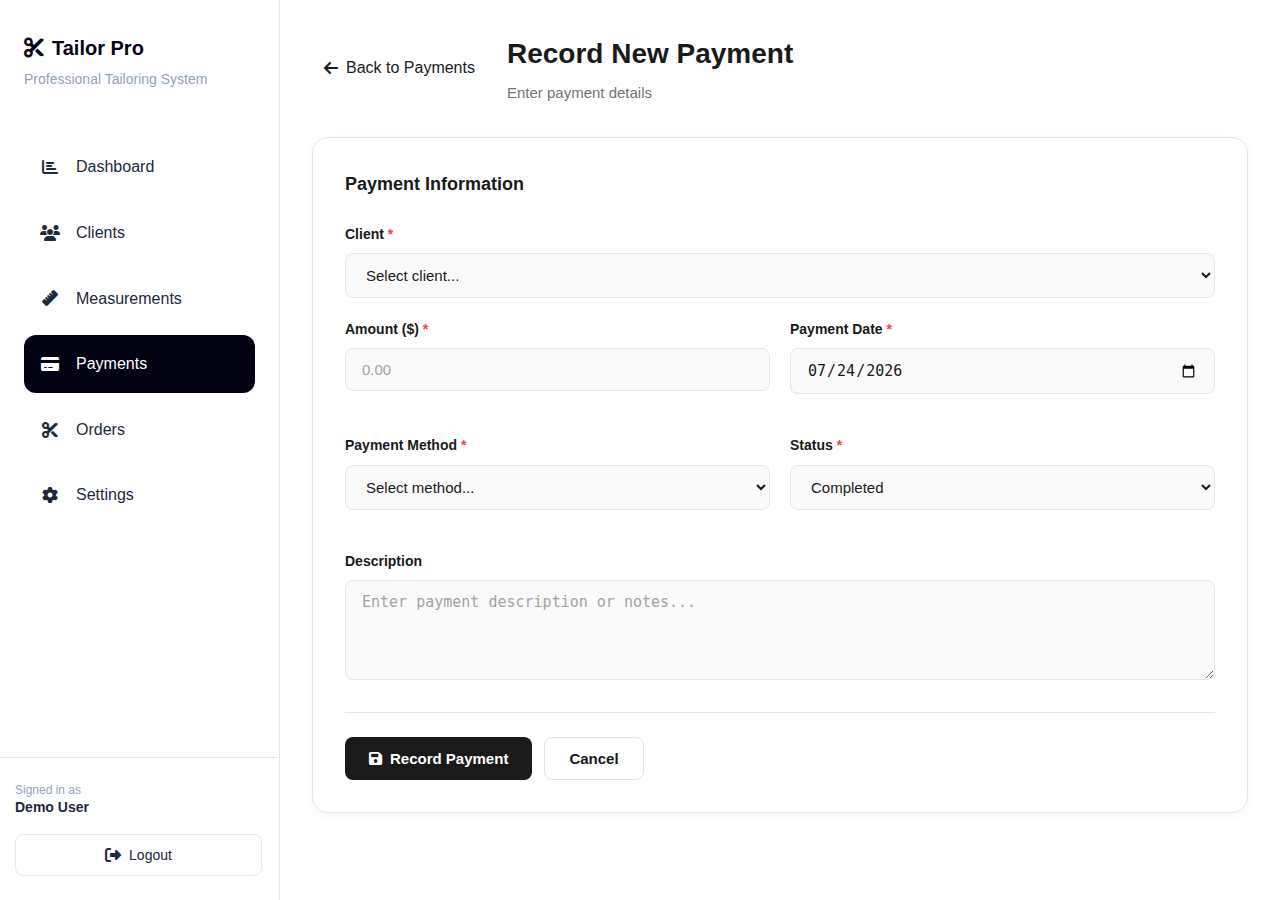
<file: add-payment.html>
<!DOCTYPE html>
<html lang="en">
<head>
    <meta charset="UTF-8">
    <meta name="viewport" content="width=device-width, initial-scale=1.0, maximum-scale=1.0, user-scalable=no">
    <title>Add Payment - Tailor Pro</title>
    <link rel="stylesheet" href="styles.css">
    <link rel="stylesheet" href="https://cdn.jsdelivr.net/npm/bootstrap-icons@1.11.0/font/bootstrap-icons.css">
    <link href="https://cdnjs.cloudflare.com/ajax/libs/font-awesome/6.4.0/css/all.min.css" rel="stylesheet">
    <style>
        .page-header {
            display: flex;
            align-items: center;
            gap: 20px;
            margin-bottom: 32px;
        }

        .back-button {
            display: flex;
            align-items: center;
            gap: 8px;
            background: none;
            border: none;
            font-size: 16px;
            color: #1a1a1a;
            cursor: pointer;
            padding: 8px 12px;
            border-radius: 8px;
            transition: background 0.2s;
        }

        .back-button:hover {
            background: #e5e5e5;
        }

        .page-title h1 {
            font-size: 28px;
            font-weight: 600;
            color: #1a1a1a;
            margin-bottom: 4px;
        }

        .page-title p {
            font-size: 15px;
            color: #737373;
        }

        .add-form-card {
            background: white;
            border-radius: 16px;
            border: 1px solid #e5e5e5;
            padding: 32px;
            box-shadow: 0 2px 8px rgba(0, 0, 0, 0.04);
        }

        .section-title {
            font-size: 18px;
            font-weight: 600;
            color: #1a1a1a;
            margin-bottom: 24px;
        }

        .form-row-add {
            display: grid;
            grid-template-columns: 1fr 1fr;
            gap: 20px;
            margin-bottom: 20px;
        }

        .form-group-add {
            margin-bottom: 20px;
        }

        .form-group-add label {
            display: block;
            font-size: 14px;
            font-weight: 600;
            color: #1a1a1a;
            margin-bottom: 8px;
        }

        .form-group-add label .required {
            color: #ef4444;
        }

        .form-input-add,
        .form-select-add,
        .form-textarea-add {
            width: 100%;
            padding: 12px 16px;
            border: 1px solid #e5e5e5;
            border-radius: 8px;
            font-size: 15px;
            background: #fafafa;
            color: #1a1a1a;
            transition: all 0.2s;
        }

        .form-input-add::placeholder,
        .form-textarea-add::placeholder {
            color: #a3a3a3;
        }

        .form-input-add:focus,
        .form-select-add:focus,
        .form-textarea-add:focus {
            outline: none;
            border-color: #1a1a1a;
            background: white;
        }

        .form-textarea-add {
            resize: vertical;
            min-height: 100px;
        }

        .form-actions-add {
            display: flex;
            gap: 12px;
            margin-top: 24px;
            padding-top: 24px;
            border-top: 1px solid #e5e5e5;
        }

        .btn-add {
            padding: 12px 24px;
            border-radius: 8px;
            font-size: 15px;
            font-weight: 600;
            cursor: pointer;
            transition: all 0.2s;
            display: flex;
            align-items: center;
            gap: 8px;
            border: none;
        }

        .btn-primary-add {
            background: #1a1a1a;
            color: white;
        }

        .btn-primary-add:hover {
            background: #000000;
        }

        .btn-secondary-add {
            background: white;
            color: #1a1a1a;
            border: 1px solid #e5e5e5;
        }

        .btn-secondary-add:hover {
            background: #f5f5f5;
        }

        @media (max-width: 640px) {
            .form-row-add {
                grid-template-columns: 1fr;
            }

            .add-form-card {
                padding: 20px;
            }
        }
    </style>
</head>
<body>
    <div class="app-container">
        <!-- Mobile Header -->
        <header class="mobile-header">
            <button class="menu-toggle" id="menuToggle">
                <i class="fas fa-bars"></i>
            </button>
            <h1 class="mobile-title">
                <i class="fas fa-cut"></i>
                Tailor Pro
            </h1>
        </header>

        <!-- Sidebar -->
        <nav class="sidebar" id="sidebar">
            <div class="sidebar-header">
                <h1 class="sidebar-title">
                    <i class="fas fa-cut"></i>
                    Tailor Pro
                </h1>
                <p class="sidebar-subtitle">Professional Tailoring System</p>
            </div>
            
            <ul class="nav-menu">
                <li class="nav-item">
                    <a href="index.html" class="nav-link">
                        <i class="fas fa-chart-bar"></i>
                        <span>Dashboard</span>
                    </a>
                </li>
                <li class="nav-item">
                    <a href="clients.html" class="nav-link">
                        <i class="fas fa-users"></i>
                        <span>Clients</span>
                    </a>
                </li>
                <li class="nav-item">
                    <a href="measurements.html" class="nav-link">
                        <i class="fas fa-ruler"></i>
                        <span>Measurements</span>
                    </a>
                </li>
                <li class="nav-item">
                    <a href="payments.html" class="nav-link active">
                        <i class="fas fa-credit-card"></i>
                        <span>Payments</span>
                    </a>
                </li>
                <li class="nav-item">
                    <a href="orders.html" class="nav-link">
                        <i class="fas fa-scissors"></i>
                        <span>Orders</span>
                    </a>
                </li>
                <li class="nav-item">
                    <a href="settings.html" class="nav-link">
                        <i class="fas fa-cog"></i>
                        <span>Settings</span>
                    </a>
                </li>
            </ul>
            <div class="sidebar-footer">
                <div class="user-info">
                    <p class="text-muted small">Signed in as</p>
                    <p class="mb-0" id="userName">Demo User</p>
                </div>
                <button class="btn-logout" onclick="logout()">
                    <i class="fas fa-sign-out-alt"></i>
                    <span>Logout</span>
                </button>
            </div>
        </nav>

        <!-- Main Content -->
        <main class="main-content">
            <div class="page-header">
                <button class="back-button" onclick="window.location.href='payments.html'">
                    <i class="fas fa-arrow-left"></i>
                    Back to Payments
                </button>
                <div class="page-title">
                    <h1>Record New Payment</h1>
                    <p>Enter payment details</p>
                </div>
            </div>

            <div class="add-form-card">
                <h2 class="section-title">Payment Information</h2>

                <form id="addPaymentForm">
                    <div class="form-group-add">
                        <label>Client <span class="required">*</span></label>
                        <select class="form-select-add" id="clientSelect" required>
                            <option value="">Select client...</option>
                            <option value="1">John Smith</option>
                            <option value="2">Michael Johnson</option>
                            <option value="3">David Wilson</option>
                        </select>
                    </div>

                    <div class="form-row-add">
                        <div class="form-group-add">
                            <label>Amount ($) <span class="required">*</span></label>
                            <input 
                                type="number" 
                                class="form-input-add" 
                                id="amount"
                                placeholder="0.00"
                                step="0.01"
                                min="0"
                                required
                            >
                        </div>
                        <div class="form-group-add">
                            <label>Payment Date <span class="required">*</span></label>
                            <input 
                                type="date" 
                                class="form-input-add" 
                                id="paymentDate"
                                required
                            >
                        </div>
                    </div>

                    <div class="form-row-add">
                        <div class="form-group-add">
                            <label>Payment Method <span class="required">*</span></label>
                            <select class="form-select-add" id="paymentMethod" required>
                                <option value="">Select method...</option>
                                <option value="cash">Cash</option>
                                <option value="card">Credit/Debit Card</option>
                                <option value="bank_transfer">Bank Transfer</option>
                                <option value="check">Check</option>
                                <option value="upi">UPI</option>
                            </select>
                        </div>
                        <div class="form-group-add">
                            <label>Status <span class="required">*</span></label>
                            <select class="form-select-add" id="status" required>
                                <option value="completed">Completed</option>
                                <option value="pending">Pending</option>
                                <option value="failed">Failed</option>
                                <option value="refunded">Refunded</option>
                            </select>
                        </div>
                    </div>

                    <div class="form-group-add">
                        <label>Description</label>
                        <textarea 
                            class="form-textarea-add" 
                            id="description"
                            placeholder="Enter payment description or notes..."
                        ></textarea>
                    </div>

                    <div class="form-actions-add">
                        <button type="submit" class="btn-add btn-primary-add">
                            <i class="fas fa-save"></i>
                            Record Payment
                        </button>
                        <button type="button" class="btn-add btn-secondary-add" onclick="window.location.href='payments.html'">
                            Cancel
                        </button>
                    </div>
                </form>
            </div>
        </main>
    </div>

    <!-- Logout Confirmation Modal -->
    <div id="logoutModal" class="logout-modal-overlay">
        <div class="logout-modal">
            <div class="logout-modal-header">
                <div class="logout-modal-icon">
                    <i class="fas fa-sign-out-alt"></i>
                </div>
                <h3 class="logout-modal-title">Logout Confirmation</h3>
                <p class="logout-modal-message">Are you sure you want to logout?</p>
            </div>
            <div class="logout-modal-actions">
                <button class="logout-modal-btn logout-modal-btn-cancel" onclick="cancelLogout()">Cancel</button>
                <button class="logout-modal-btn logout-modal-btn-confirm" onclick="confirmLogout()">Logout</button>
            </div>
        </div>
    </div>

    <script src="auth.js"></script>
    <script src="script.js"></script>
    <script>
        // Set today's date as default
        document.getElementById('paymentDate').valueAsDate = new Date();

        // Form submission
        document.getElementById('addPaymentForm').addEventListener('submit', function(e) {
            e.preventDefault();
            
            const paymentData = {
                clientId: document.getElementById('clientSelect').value,
                amount: document.getElementById('amount').value,
                paymentDate: document.getElementById('paymentDate').value,
                paymentMethod: document.getElementById('paymentMethod').value,
                status: document.getElementById('status').value,
                description: document.getElementById('description').value,
                createdAt: new Date().toISOString()
            };

            console.log('New payment:', paymentData);
            alert('Payment recorded successfully!');
            window.location.href = 'payments.html';
        });
    </script>
</body>
</html>
</file>
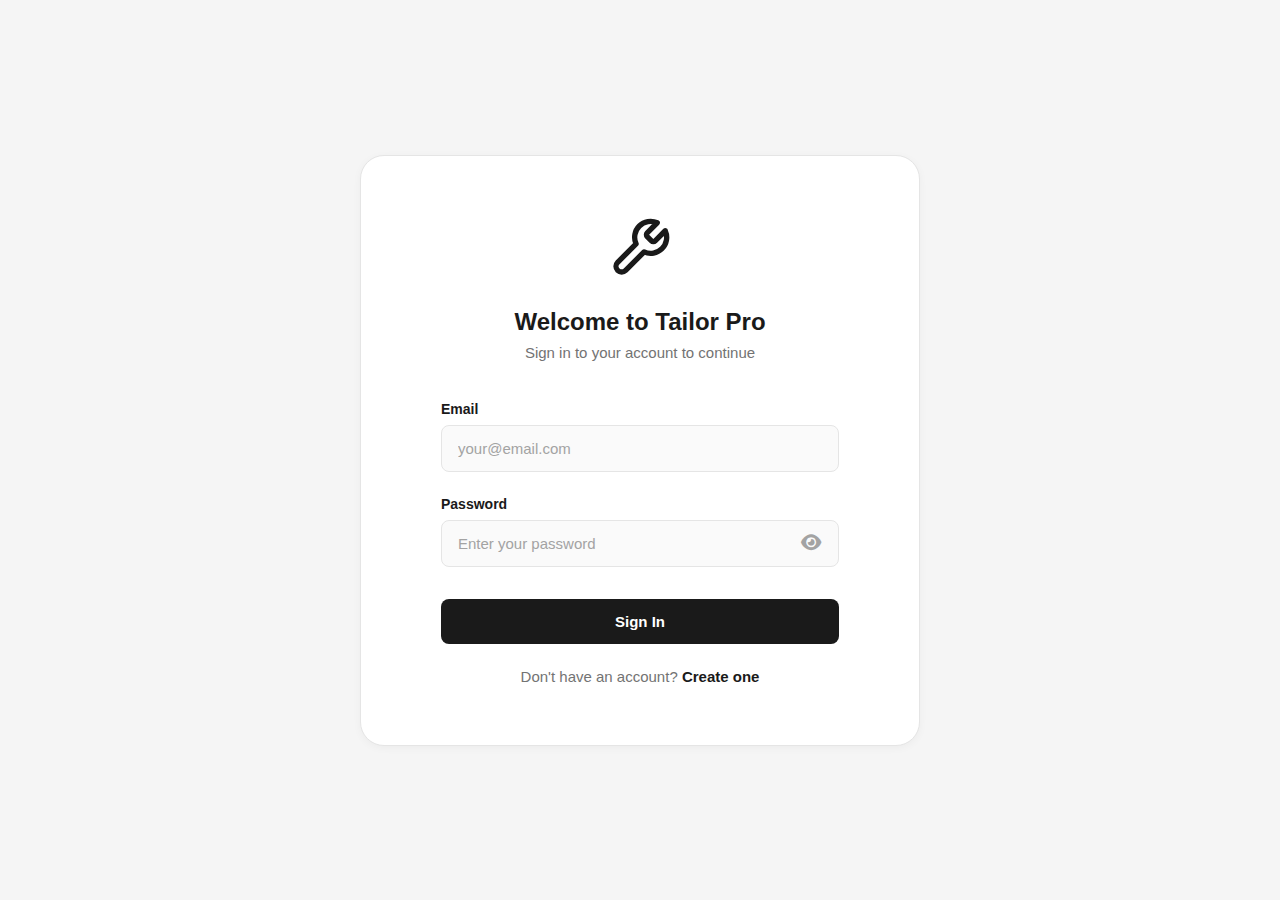
<file: login.html>
<!DOCTYPE html>
<html lang="en">
<head>
    <meta charset="UTF-8">
    <meta name="viewport" content="width=device-width, initial-scale=1.0">
    <title>Login - Tailor Pro</title>
    <link href="https://cdnjs.cloudflare.com/ajax/libs/font-awesome/6.4.0/css/all.min.css" rel="stylesheet">
    <style>
        * {
            margin: 0;
            padding: 0;
            box-sizing: border-box;
        }

        body {
            font-family: -apple-system, BlinkMacSystemFont, 'Segoe UI', Roboto, 'Helvetica Neue', Arial, sans-serif;
            background: #f5f5f5;
        }

        .auth-container {
            min-height: 100vh;
            display: flex;
            align-items: center;
            justify-content: center;
            padding: 20px;
        }

        .auth-card {
            background: white;
            border-radius: 24px;
            border: 1px solid #e5e5e5;
            box-shadow: 0 2px 8px rgba(0, 0, 0, 0.04);
            width: 100%;
            max-width: 560px;
            padding: 60px 80px;
            animation: slideUp 0.4s ease-out;
        }

        @keyframes slideUp {
            from {
                opacity: 0;
                transform: translateY(20px);
            }
            to {
                opacity: 1;
                transform: translateY(0);
            }
        }

        .auth-header {
            text-align: center;
            margin-bottom: 40px;
        }

        .auth-logo {
            display: inline-block;
            margin-bottom: 24px;
        }

        .auth-logo svg {
            width: 64px;
            height: 64px;
        }

        .auth-header h1 {
            font-size: 24px;
            font-weight: 600;
            color: #1a1a1a;
            margin-bottom: 8px;
        }

        .auth-header p {
            color: #737373;
            font-size: 15px;
            font-weight: 400;
        }

        .form-group {
            margin-bottom: 24px;
        }

        .form-group label {
            display: block;
            font-weight: 600;
            color: #1a1a1a;
            margin-bottom: 8px;
            font-size: 14px;
        }

        .input-wrapper {
            position: relative;
        }

        .form-input {
            width: 100%;
            padding: 14px 16px;
            border: 1px solid #e5e5e5;
            border-radius: 8px;
            font-size: 15px;
            transition: all 0.2s;
            background: #fafafa;
            color: #1a1a1a;
        }

        .form-input::placeholder {
            color: #a3a3a3;
        }

        .form-input:focus {
            outline: none;
            border-color: #1a1a1a;
            background: white;
        }

        .form-input.error {
            border-color: #ef4444;
            background: #fef2f2;
        }

        .error-message {
            color: #ef4444;
            font-size: 13px;
            margin-top: 6px;
            display: none;
        }

        .error-message.show {
            display: block;
        }

        .password-toggle {
            position: absolute;
            right: 14px;
            top: 50%;
            transform: translateY(-50%);
            background: none;
            border: none;
            color: #a3a3a3;
            cursor: pointer;
            padding: 4px;
            font-size: 18px;
            transition: color 0.2s;
        }

        .password-toggle:hover {
            color: #1a1a1a;
        }

        .btn-login {
            width: 100%;
            padding: 14px;
            background: #1a1a1a;
            color: white;
            border: none;
            border-radius: 8px;
            font-size: 15px;
            font-weight: 600;
            cursor: pointer;
            transition: all 0.2s;
            margin-top: 8px;
        }

        .btn-login:hover {
            background: #000000;
        }

        .btn-login:active {
            transform: scale(0.98);
        }

        .btn-login:disabled {
            opacity: 0.6;
            cursor: not-allowed;
        }

        .auth-footer {
            text-align: center;
            color: #737373;
            font-size: 15px;
            margin-top: 24px;
        }

        .auth-footer a {
            color: #1a1a1a;
            text-decoration: none;
            font-weight: 600;
        }

        .auth-footer a:hover {
            text-decoration: underline;
        }

        /* Toast Notification */
        .toast {
            position: fixed;
            top: 20px;
            right: 20px;
            background: white;
            border-radius: 12px;
            border: 1px solid #e5e5e5;
            box-shadow: 0 4px 12px rgba(0, 0, 0, 0.08);
            padding: 16px 20px;
            display: flex;
            align-items: center;
            gap: 12px;
            z-index: 3000;
            min-width: 320px;
            animation: slideInRight 0.3s ease-out;
        }

        @keyframes slideInRight {
            from {
                transform: translateX(400px);
                opacity: 0;
            }
            to {
                transform: translateX(0);
                opacity: 1;
            }
        }

        @keyframes slideOutRight {
            from {
                transform: translateX(0);
                opacity: 1;
            }
            to {
                transform: translateX(400px);
                opacity: 0;
            }
        }

        .toast.success {
            border-left: 3px solid #10b981;
        }

        .toast.error {
            border-left: 3px solid #ef4444;
        }

        .toast.info {
            border-left: 3px solid #3b82f6;
        }

        .toast-icon {
            width: 20px;
            height: 20px;
            display: flex;
            align-items: center;
            justify-content: center;
            font-size: 16px;
        }

        .toast.success .toast-icon {
            color: #10b981;
        }

        .toast.error .toast-icon {
            color: #ef4444;
        }

        .toast.info .toast-icon {
            color: #3b82f6;
        }

        .toast-content {
            flex: 1;
        }

        .toast-title {
            font-weight: 600;
            color: #1a1a1a;
            margin-bottom: 2px;
            font-size: 14px;
        }

        .toast-message {
            font-size: 13px;
            color: #737373;
        }

        .toast-close {
            background: none;
            border: none;
            color: #a3a3a3;
            cursor: pointer;
            padding: 4px;
            font-size: 16px;
            transition: color 0.2s;
        }

        .toast-close:hover {
            color: #1a1a1a;
        }

        @media (max-width: 640px) {
            .auth-card {
                padding: 40px 32px;
            }

            .toast {
                min-width: auto;
                right: 10px;
                left: 10px;
            }
        }
    </style>
</head>
<body>
    <div class="auth-container">
        <div class="auth-card">
            <div class="auth-header">
                <div class="auth-logo">
                    <svg viewBox="0 0 24 24" fill="none" xmlns="http://www.w3.org/2000/svg">
                        <path d="M14.7 6.3a1 1 0 0 0 0 1.4l1.6 1.6a1 1 0 0 0 1.4 0l3.77-3.77a6 6 0 0 1-7.94 7.94l-6.91 6.91a2.12 2.12 0 0 1-3-3l6.91-6.91a6 6 0 0 1 7.94-7.94l-3.76 3.76z" stroke="#1a1a1a" stroke-width="2" stroke-linecap="round" stroke-linejoin="round"/>
                    </svg>
                </div>
                <h1>Welcome to Tailor Pro</h1>
                <p>Sign in to your account to continue</p>
            </div>

            <form id="loginForm" novalidate>
                <div class="form-group">
                    <label for="email">Email</label>
                    <div class="input-wrapper">
                        <input 
                            type="email" 
                            id="email" 
                            name="email" 
                            class="form-input" 
                            placeholder="your@email.com"
                            required
                        >
                    </div>
                    <span class="error-message" id="emailError">Please enter a valid email address</span>
                </div>

                <div class="form-group">
                    <label for="password">Password</label>
                    <div class="input-wrapper">
                        <input 
                            type="password" 
                            id="password" 
                            name="password" 
                            class="form-input" 
                            placeholder="Enter your password"
                            required
                        >
                        <button type="button" class="password-toggle" id="togglePassword">
                            <i class="fas fa-eye"></i>
                        </button>
                    </div>
                    <span class="error-message" id="passwordError">Password must be at least 6 characters</span>
                </div>

                <button type="submit" class="btn-login" id="loginBtn">
                    Sign In
                </button>
            </form>

            <div class="auth-footer">
                Don't have an account? <a href="register.html">Create one</a>
            </div>
        </div>
    </div>

    <script src="auth.js"></script>
</body>
</html>
</file>
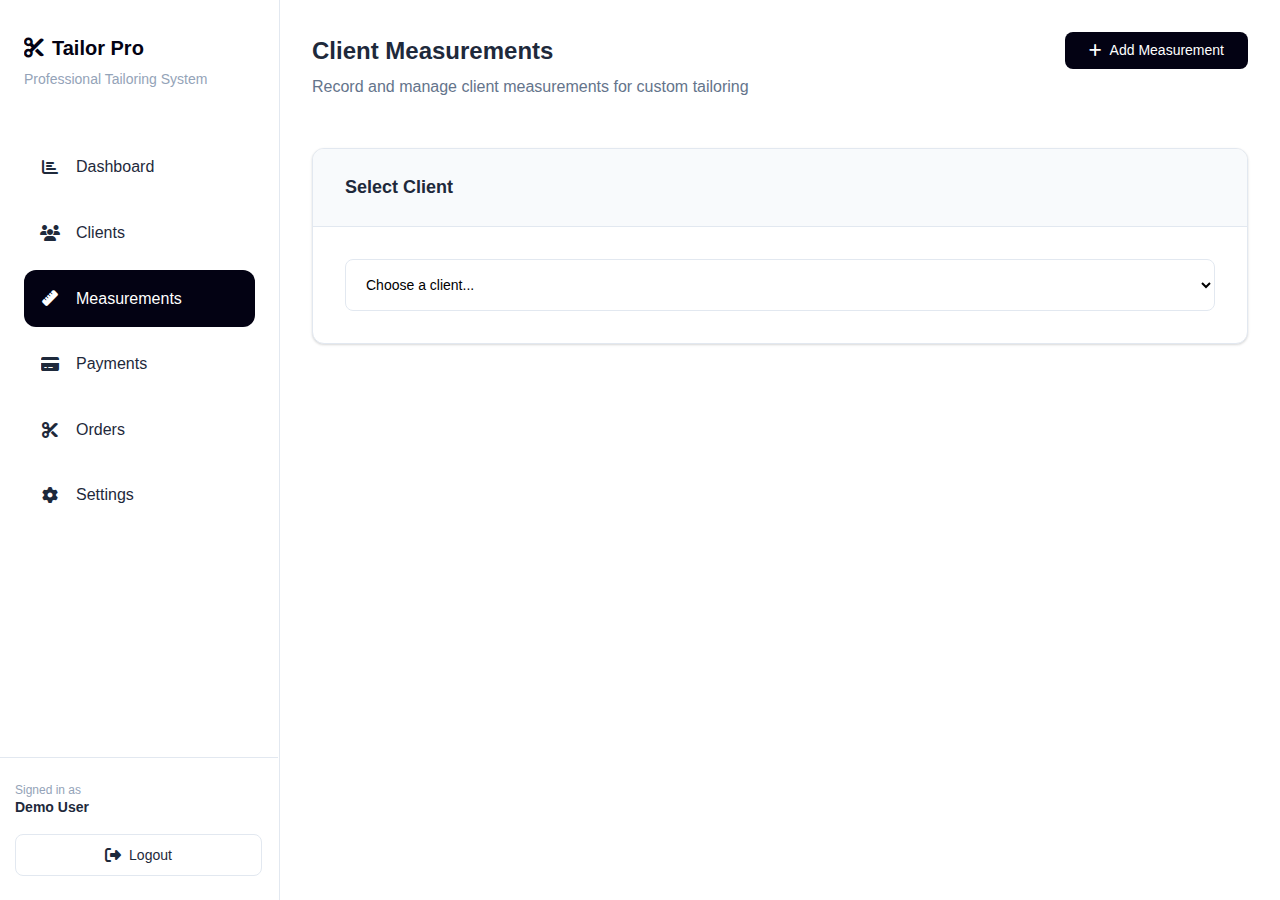
<file: measurements.html>
<!DOCTYPE html>
<html lang="en">
<head>
    <meta charset="UTF-8">
    <meta name="viewport" content="width=device-width, initial-scale=1.0, maximum-scale=1.0, user-scalable=no">
    <title>Measurements - Tailor Pro</title>
    <link rel="stylesheet" href="styles.css">
    <link rel="stylesheet" href="https://cdn.jsdelivr.net/npm/bootstrap-icons@1.11.0/font/bootstrap-icons.css">
    <link href="https://cdnjs.cloudflare.com/ajax/libs/font-awesome/6.4.0/css/all.min.css" rel="stylesheet">
</head>
<body>
    <div class="app-container">
        <!-- Mobile Header -->
        <header class="mobile-header">
            <button class="menu-toggle" id="menuToggle">
                <i class="fas fa-bars"></i>
            </button>
            <h1 class="mobile-title">
                <i class="fas fa-cut"></i>
                Tailor Pro
            </h1>
        </header>

        <!-- Sidebar -->
        <nav class="sidebar" id="sidebar">
            <div class="sidebar-header">
                <h1 class="sidebar-title">
                    <i class="fas fa-cut"></i>
                    Tailor Pro
                </h1>
                <p class="sidebar-subtitle">Professional Tailoring System</p>
            </div>
            
            <ul class="nav-menu">
                <li class="nav-item">
                    <a href="index.html" class="nav-link">
                        <i class="fas fa-chart-bar"></i>
                        <span>Dashboard</span>
                    </a>
                </li>
                <li class="nav-item">
                    <a href="clients.html" class="nav-link">
                        <i class="fas fa-users"></i>
                        <span>Clients</span>
                    </a>
                </li>
                <li class="nav-item">
                    <a href="measurements.html" class="nav-link active">
                        <i class="fas fa-ruler"></i>
                        <span>Measurements</span>
                    </a>
                </li>
                <li class="nav-item">
                    <a href="payments.html" class="nav-link">
                        <i class="fas fa-credit-card"></i>
                        <span>Payments</span>
                    </a>
                </li>
                <li class="nav-item">
                    <a href="orders.html" class="nav-link">
                        <i class="fas fa-scissors"></i>
                        <span>Orders</span>
                    </a>
                </li>
                <li class="nav-item">
                    <a href="settings.html" class="nav-link">
                        <i class="fas fa-cog"></i>
                        <span>Settings</span>
                    </a>
                </li>
            </ul>
            <div class="sidebar-footer">
                <div class="user-info">
                    <p class="text-muted small">Signed in as</p>
                    <p class="mb-0" id="userName">Demo User</p>
                </div>
                <button class="btn-logout" onclick="logout()">
                    <i class="fas fa-sign-out-alt"></i>
                    <span>Logout</span>
                </button>
            </div>
        </nav>

        <!-- Main Content -->
        <main class="main-content">
            <!-- Measurements Section -->
            <section id="measurements-section" class="content-section active">
                <div class="section-header">
                    <div class="header-left">
                        <h2>Client Measurements</h2>
                        <p class="section-subtitle">Record and manage client measurements for custom tailoring</p>
                    </div>
                    <button class="btn btn-primary" onclick="window.location.href='add-measurement.html'">
                        <i class="fas fa-plus"></i>
                        Add Measurement
                    </button>
                </div>

                <div class="measurement-form-container">
                    <div class="form-card">
                        <div class="card-header">
                            <h3>Select Client</h3>
                        </div>
                        <div class="card-content">
                            <div class="client-selector">
                                <select class="form-select" id="measurementClientSelect">
                                    <option value="">Choose a client...</option>
                                    <option value="1">John Smith</option>
                                    <option value="2">Michael Johnson</option>
                                    <option value="3">David Wilson</option>
                                </select>
                            </div>
                        </div>
                    </div>

                    <div class="measurement-tabs-container" id="measurementTabsContainer" style="display: none;">
                        <div class="form-card">
                            <div class="card-header">
                                <h3>Measurements for <span id="selectedClientName"></span></h3>
                                <button class="btn btn-primary">
                                    <i class="fas fa-save"></i>
                                    Save Measurements
                                </button>
                            </div>
                            <div class="card-content">
                                <div class="tabs">
                                    <div class="tab-list">
                                        <button class="tab-button active" data-tab="shirt">Shirt Measurements</button>
                                        <button class="tab-button" data-tab="pant">Pant Measurements</button>
                                    </div>
                                    
                                    <div id="shirt-tab" class="tab-content active">
                                        <div class="measurement-grid">
                                            <div class="form-group">
                                                <label>Chest (inches)</label>
                                                <input type="number" step="0.5" class="form-input" placeholder="0.0">
                                            </div>
                                            <div class="form-group">
                                                <label>Waist (inches)</label>
                                                <input type="number" step="0.5" class="form-input" placeholder="0.0">
                                            </div>
                                            <div class="form-group">
                                                <label>Shoulder (inches)</label>
                                                <input type="number" step="0.5" class="form-input" placeholder="0.0">
                                            </div>
                                            <div class="form-group">
                                                <label>Sleeves (inches)</label>
                                                <input type="number" step="0.5" class="form-input" placeholder="0.0">
                                            </div>
                                            <div class="form-group">
                                                <label>Collar (inches)</label>
                                                <input type="number" step="0.5" class="form-input" placeholder="0.0">
                                            </div>
                                            <div class="form-group">
                                                <label>Length (inches)</label>
                                                <input type="number" step="0.5" class="form-input" placeholder="0.0">
                                            </div>
                                        </div>
                                    </div>
                                    
                                    <div id="pant-tab" class="tab-content">
                                        <div class="measurement-grid">
                                            <div class="form-group">
                                                <label>Waist (inches)</label>
                                                <input type="number" step="0.5" class="form-input" placeholder="0.0">
                                            </div>
                                            <div class="form-group">
                                                <label>Hip (inches)</label>
                                                <input type="number" step="0.5" class="form-input" placeholder="0.0">
                                            </div>
                                            <div class="form-group">
                                                <label>Thigh (inches)</label>
                                                <input type="number" step="0.5" class="form-input" placeholder="0.0">
                                            </div>
                                            <div class="form-group">
                                                <label>Inseam (inches)</label>
                                                <input type="number" step="0.5" class="form-input" placeholder="0.0">
                                            </div>
                                            <div class="form-group">
                                                <label>Outseam (inches)</label>
                                                <input type="number" step="0.5" class="form-input" placeholder="0.0">
                                            </div>
                                            <div class="form-group">
                                                <label>Rise (inches)</label>
                                                <input type="number" step="0.5" class="form-input" placeholder="0.0">
                                            </div>
                                            <div class="form-group">
                                                <label>Cuff (inches)</label>
                                                <input type="number" step="0.5" class="form-input" placeholder="0.0">
                                            </div>
                                        </div>
                                    </div>
                                </div>
                            </div>
                        </div>
                    </div>
                </div>
            </section>
        </main>
    </div>

    <!-- Logout Confirmation Modal -->
    <div id="logoutModal" class="logout-modal-overlay">
        <div class="logout-modal">
            <div class="logout-modal-header">
                <div class="logout-modal-icon">
                    <i class="fas fa-sign-out-alt"></i>
                </div>
                <h3 class="logout-modal-title">Logout Confirmation</h3>
                <p class="logout-modal-message">Are you sure you want to logout?</p>
            </div>
            <div class="logout-modal-actions">
                <button class="logout-modal-btn logout-modal-btn-cancel" onclick="cancelLogout()">Cancel</button>
                <button class="logout-modal-btn logout-modal-btn-confirm" onclick="confirmLogout()">Logout</button>
            </div>
        </div>
    </div>

    <script src="auth.js"></script>
    <script src="script.js"></script>
</body>
</html>
</file>
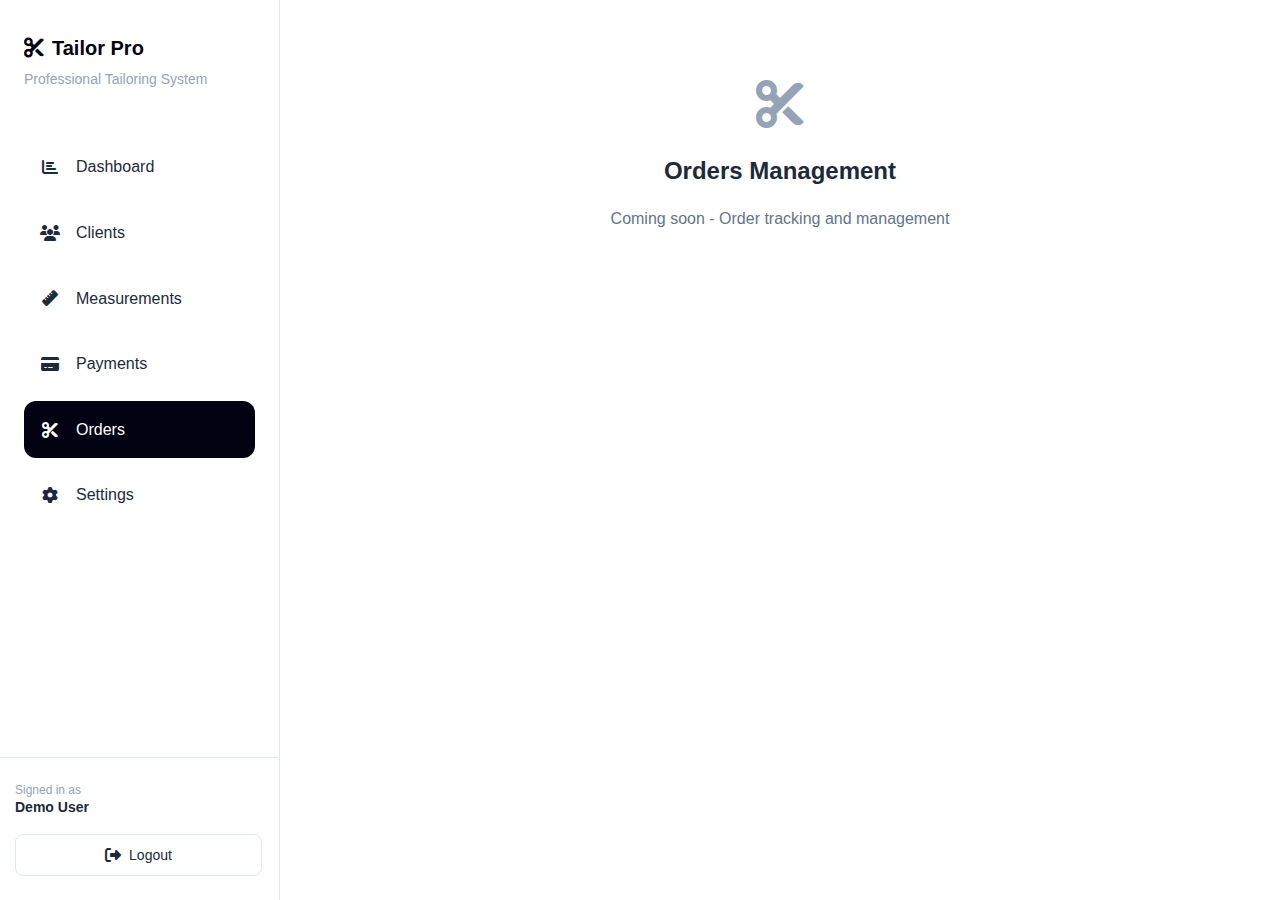
<file: orders.html>
<!DOCTYPE html>
<html lang="en">
<head>
    <meta charset="UTF-8">
    <meta name="viewport" content="width=device-width, initial-scale=1.0, maximum-scale=1.0, user-scalable=no">
    <title>Orders - Tailor Pro</title>
    <link rel="stylesheet" href="styles.css">
    <link rel="stylesheet" href="https://cdn.jsdelivr.net/npm/bootstrap-icons@1.11.0/font/bootstrap-icons.css">
    <link href="https://cdnjs.cloudflare.com/ajax/libs/font-awesome/6.4.0/css/all.min.css" rel="stylesheet">
</head>
<body>
    <div class="app-container">
        <!-- Mobile Header -->
        <header class="mobile-header">
            <button class="menu-toggle" id="menuToggle">
                <i class="fas fa-bars"></i>
            </button>
            <h1 class="mobile-title">
                <i class="fas fa-cut"></i>
                Tailor Pro
            </h1>
        </header>

        <!-- Sidebar -->
        <nav class="sidebar" id="sidebar">
            <div class="sidebar-header">
                <h1 class="sidebar-title">
                    <i class="fas fa-cut"></i>
                    Tailor Pro
                </h1>
                <p class="sidebar-subtitle">Professional Tailoring System</p>
            </div>
            
            <ul class="nav-menu">
                <li class="nav-item">
                    <a href="index.html" class="nav-link">
                        <i class="fas fa-chart-bar"></i>
                        <span>Dashboard</span>
                    </a>
                </li>
                <li class="nav-item">
                    <a href="clients.html" class="nav-link">
                        <i class="fas fa-users"></i>
                        <span>Clients</span>
                    </a>
                </li>
                <li class="nav-item">
                    <a href="measurements.html" class="nav-link">
                        <i class="fas fa-ruler"></i>
                        <span>Measurements</span>
                    </a>
                </li>
                <li class="nav-item">
                    <a href="payments.html" class="nav-link">
                        <i class="fas fa-credit-card"></i>
                        <span>Payments</span>
                    </a>
                </li>
                <li class="nav-item">
                    <a href="orders.html" class="nav-link active">
                        <i class="fas fa-scissors"></i>
                        <span>Orders</span>
                    </a>
                </li>
                <li class="nav-item">
                    <a href="settings.html" class="nav-link">
                        <i class="fas fa-cog"></i>
                        <span>Settings</span>
                    </a>
                </li>
            </ul>
            <div class="sidebar-footer">
                <div class="user-info">
                    <p class="text-muted small">Signed in as</p>
                    <p class="mb-0" id="userName">Demo User</p>
                </div>
                <button class="btn-logout" onclick="logout()">
                    <i class="fas fa-sign-out-alt"></i>
                    <span>Logout</span>
                </button>
            </div>
        </nav>

        <!-- Main Content -->
        <main class="main-content">
            <!-- Orders Section -->
            <section id="orders-section" class="content-section active">
                <div class="coming-soon">
                    <i class="fas fa-scissors fa-3x"></i>
                    <h2>Orders Management</h2>
                    <p>Coming soon - Order tracking and management</p>
                </div>
            </section>
        </main>
    </div>

    <!-- Logout Confirmation Modal -->
    <div id="logoutModal" class="logout-modal-overlay">
        <div class="logout-modal">
            <div class="logout-modal-header">
                <div class="logout-modal-icon">
                    <i class="fas fa-sign-out-alt"></i>
                </div>
                <h3 class="logout-modal-title">Logout Confirmation</h3>
                <p class="logout-modal-message">Are you sure you want to logout?</p>
            </div>
            <div class="logout-modal-actions">
                <button class="logout-modal-btn logout-modal-btn-cancel" onclick="cancelLogout()">Cancel</button>
                <button class="logout-modal-btn logout-modal-btn-confirm" onclick="confirmLogout()">Logout</button>
            </div>
        </div>
    </div>

    <script src="auth.js"></script>
    <script src="script.js"></script>
</body>
</html>
</file>
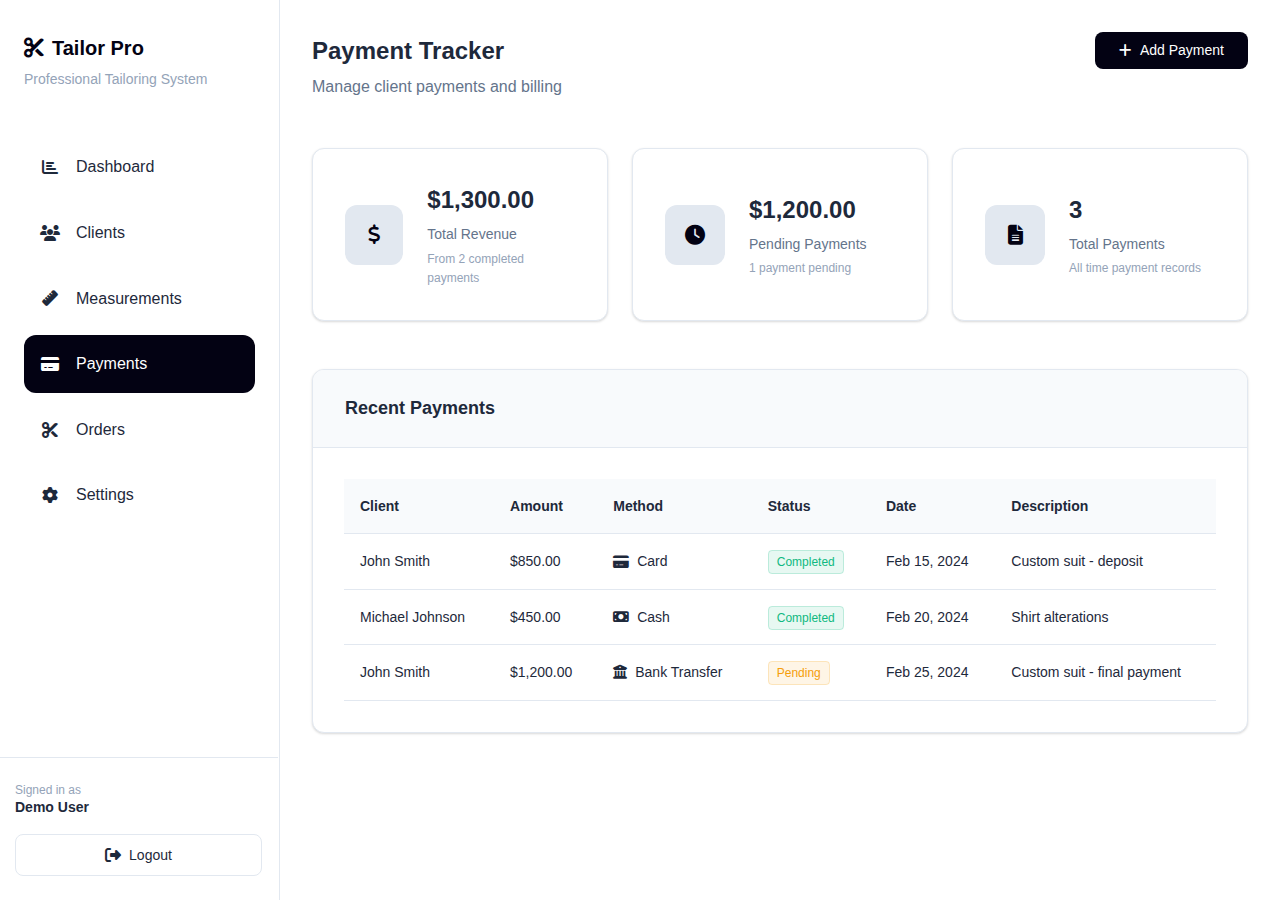
<file: payments.html>
<!DOCTYPE html>
<html lang="en">
<head>
    <meta charset="UTF-8">
    <meta name="viewport" content="width=device-width, initial-scale=1.0, maximum-scale=1.0, user-scalable=no">
    <title>Payments - Tailor Pro</title>
    <link rel="stylesheet" href="styles.css">
    <link rel="stylesheet" href="https://cdn.jsdelivr.net/npm/bootstrap-icons@1.11.0/font/bootstrap-icons.css">
    <link href="https://cdnjs.cloudflare.com/ajax/libs/font-awesome/6.4.0/css/all.min.css" rel="stylesheet">
</head>
<body>
    <div class="app-container">
        <!-- Mobile Header -->
        <header class="mobile-header">
            <button class="menu-toggle" id="menuToggle">
                <i class="fas fa-bars"></i>
            </button>
            <h1 class="mobile-title">
                <i class="fas fa-cut"></i>
                Tailor Pro
            </h1>
        </header>

        <!-- Sidebar -->
        <nav class="sidebar" id="sidebar">
            <div class="sidebar-header">
                <h1 class="sidebar-title">
                    <i class="fas fa-cut"></i>
                    Tailor Pro
                </h1>
                <p class="sidebar-subtitle">Professional Tailoring System</p>
            </div>
            
            <ul class="nav-menu">
                <li class="nav-item">
                    <a href="index.html" class="nav-link">
                        <i class="fas fa-chart-bar"></i>
                        <span>Dashboard</span>
                    </a>
                </li>
                <li class="nav-item">
                    <a href="clients.html" class="nav-link">
                        <i class="fas fa-users"></i>
                        <span>Clients</span>
                    </a>
                </li>
                <li class="nav-item">
                    <a href="measurements.html" class="nav-link">
                        <i class="fas fa-ruler"></i>
                        <span>Measurements</span>
                    </a>
                </li>
                <li class="nav-item">
                    <a href="payments.html" class="nav-link active">
                        <i class="fas fa-credit-card"></i>
                        <span>Payments</span>
                    </a>
                </li>
                <li class="nav-item">
                    <a href="orders.html" class="nav-link">
                        <i class="fas fa-scissors"></i>
                        <span>Orders</span>
                    </a>
                </li>
                <li class="nav-item">
                    <a href="settings.html" class="nav-link">
                        <i class="fas fa-cog"></i>
                        <span>Settings</span>
                    </a>
                </li>
            </ul>
            <div class="sidebar-footer">
                <div class="user-info">
                    <p class="text-muted small">Signed in as</p>
                    <p class="mb-0" id="userName">Demo User</p>
                </div>
                <button class="btn-logout" onclick="logout()">
                    <i class="fas fa-sign-out-alt"></i>
                    <span>Logout</span>
                </button>
            </div>
        </nav>

        <!-- Main Content -->
        <main class="main-content">
            <!-- Payments Section -->
            <section id="payments-section" class="content-section active">
                <div class="section-header">
                    <div class="header-left">
                        <h2>Payment Tracker</h2>
                        <p class="section-subtitle">Manage client payments and billing</p>
                    </div>
                    <button class="btn btn-primary" onclick="window.location.href='add-payment.html'">
                        <i class="fas fa-plus"></i>
                        Add Payment
                    </button>
                </div>

                <div class="payment-stats">
                    <div class="stat-card">
                        <div class="stat-icon">
                            <i class="fas fa-dollar-sign"></i>
                        </div>
                        <div class="stat-content">
                            <h3 class="stat-number">$1,300.00</h3>
                            <p class="stat-label">Total Revenue</p>
                            <span class="stat-description">From 2 completed payments</span>
                        </div>
                    </div>
                    
                    <div class="stat-card">
                        <div class="stat-icon">
                            <i class="fas fa-clock"></i>
                        </div>
                        <div class="stat-content">
                            <h3 class="stat-number">$1,200.00</h3>
                            <p class="stat-label">Pending Payments</p>
                            <span class="stat-description">1 payment pending</span>
                        </div>
                    </div>
                    
                    <div class="stat-card">
                        <div class="stat-icon">
                            <i class="fas fa-file-text"></i>
                        </div>
                        <div class="stat-content">
                            <h3 class="stat-number">3</h3>
                            <p class="stat-label">Total Payments</p>
                            <span class="stat-description">All time payment records</span>
                        </div>
                    </div>
                </div>

                <div class="payments-table-container">
                    <div class="form-card">
                        <div class="card-header">
                            <h3>Recent Payments</h3>
                        </div>
                        <div class="card-content">
                            <div class="table-responsive">
                                <table class="payments-table">
                                    <thead>
                                        <tr>
                                            <th>Client</th>
                                            <th>Amount</th>
                                            <th>Method</th>
                                            <th>Status</th>
                                            <th>Date</th>
                                            <th>Description</th>
                                        </tr>
                                    </thead>
                                    <tbody>
                                        <tr>
                                            <td data-label="Client">John Smith</td>
                                            <td data-label="Amount">$850.00</td>
                                            <td data-label="Method">
                                                <span class="payment-method">
                                                    <i class="fas fa-credit-card"></i>
                                                    Card
                                                </span>
                                            </td>
                                            <td data-label="Status">
                                                <span class="status completed">Completed</span>
                                            </td>
                                            <td data-label="Date">Feb 15, 2024</td>
                                            <td data-label="Description">Custom suit - deposit</td>
                                        </tr>
                                        <tr>
                                            <td data-label="Client">Michael Johnson</td>
                                            <td data-label="Amount">$450.00</td>
                                            <td data-label="Method">
                                                <span class="payment-method">
                                                    <i class="fas fa-money-bill"></i>
                                                    Cash
                                                </span>
                                            </td>
                                            <td data-label="Status">
                                                <span class="status completed">Completed</span>
                                            </td>
                                            <td data-label="Date">Feb 20, 2024</td>
                                            <td data-label="Description">Shirt alterations</td>
                                        </tr>
                                        <tr>
                                            <td data-label="Client">John Smith</td>
                                            <td data-label="Amount">$1,200.00</td>
                                            <td data-label="Method">
                                                <span class="payment-method">
                                                    <i class="fas fa-university"></i>
                                                    Bank Transfer
                                                </span>
                                            </td>
                                            <td data-label="Status">
                                                <span class="status pending">Pending</span>
                                            </td>
                                            <td data-label="Date">Feb 25, 2024</td>
                                            <td data-label="Description">Custom suit - final payment</td>
                                        </tr>
                                    </tbody>
                                </table>
                            </div>
                        </div>
                    </div>
                </div>
            </section>
        </main>
    </div>

    <!-- Payment Modal -->
    <div id="paymentModal" class="modal">
        <div class="modal-content">
            <div class="modal-header">
                <h3>Record New Payment</h3>
                <button class="modal-close" onclick="closeModal('paymentModal')">
                    <i class="fas fa-times"></i>
                </button>
            </div>
            <div class="modal-body">
                <form class="payment-form">
                    <div class="form-group">
                        <label for="paymentClient">Client *</label>
                        <select id="paymentClient" class="form-select" required>
                            <option value="">Select client...</option>
                            <option value="1">John Smith</option>
                            <option value="2">Michael Johnson</option>
                            <option value="3">David Wilson</option>
                        </select>
                    </div>
                    <div class="form-row">
                        <div class="form-group">
                            <label for="paymentAmount">Amount ($) *</label>
                            <input type="number" id="paymentAmount" class="form-input" step="0.01" required>
                        </div>
                        <div class="form-group">
                            <label for="paymentStatus">Status *</label>
                            <select id="paymentStatus" class="form-select" required>
                                <option value="completed">Completed</option>
                                <option value="pending">Pending</option>
                                <option value="failed">Failed</option>
                                <option value="refunded">Refunded</option>
                            </select>
                        </div>
                    </div>
                    <div class="form-group">
                        <label for="paymentMethod">Payment Method *</label>
                        <select id="paymentMethod" class="form-select" required>
                            <option value="cash">Cash</option>
                            <option value="card">Credit/Debit Card</option>
                            <option value="bank_transfer">Bank Transfer</option>
                            <option value="check">Check</option>
                        </select>
                    </div>
                    <div class="form-group">
                        <label for="paymentDescription">Description</label>
                        <textarea id="paymentDescription" class="form-textarea" rows="3"></textarea>
                    </div>
                </form>
            </div>
            <div class="modal-footer">
                <button class="btn btn-primary">
                    <i class="fas fa-save"></i>
                    Record Payment
                </button>
                <button class="btn btn-secondary" onclick="closeModal('paymentModal')">
                    Cancel
                </button>
            </div>
        </div>
    </div>

    <!-- Logout Confirmation Modal -->
    <div id="logoutModal" class="logout-modal-overlay">
        <div class="logout-modal">
            <div class="logout-modal-header">
                <div class="logout-modal-icon">
                    <i class="fas fa-sign-out-alt"></i>
                </div>
                <h3 class="logout-modal-title">Logout Confirmation</h3>
                <p class="logout-modal-message">Are you sure you want to logout?</p>
            </div>
            <div class="logout-modal-actions">
                <button class="logout-modal-btn logout-modal-btn-cancel" onclick="cancelLogout()">Cancel</button>
                <button class="logout-modal-btn logout-modal-btn-confirm" onclick="confirmLogout()">Logout</button>
            </div>
        </div>
    </div>

    <script src="auth.js"></script>
    <script src="script.js"></script>
</body>
</html>
</file>
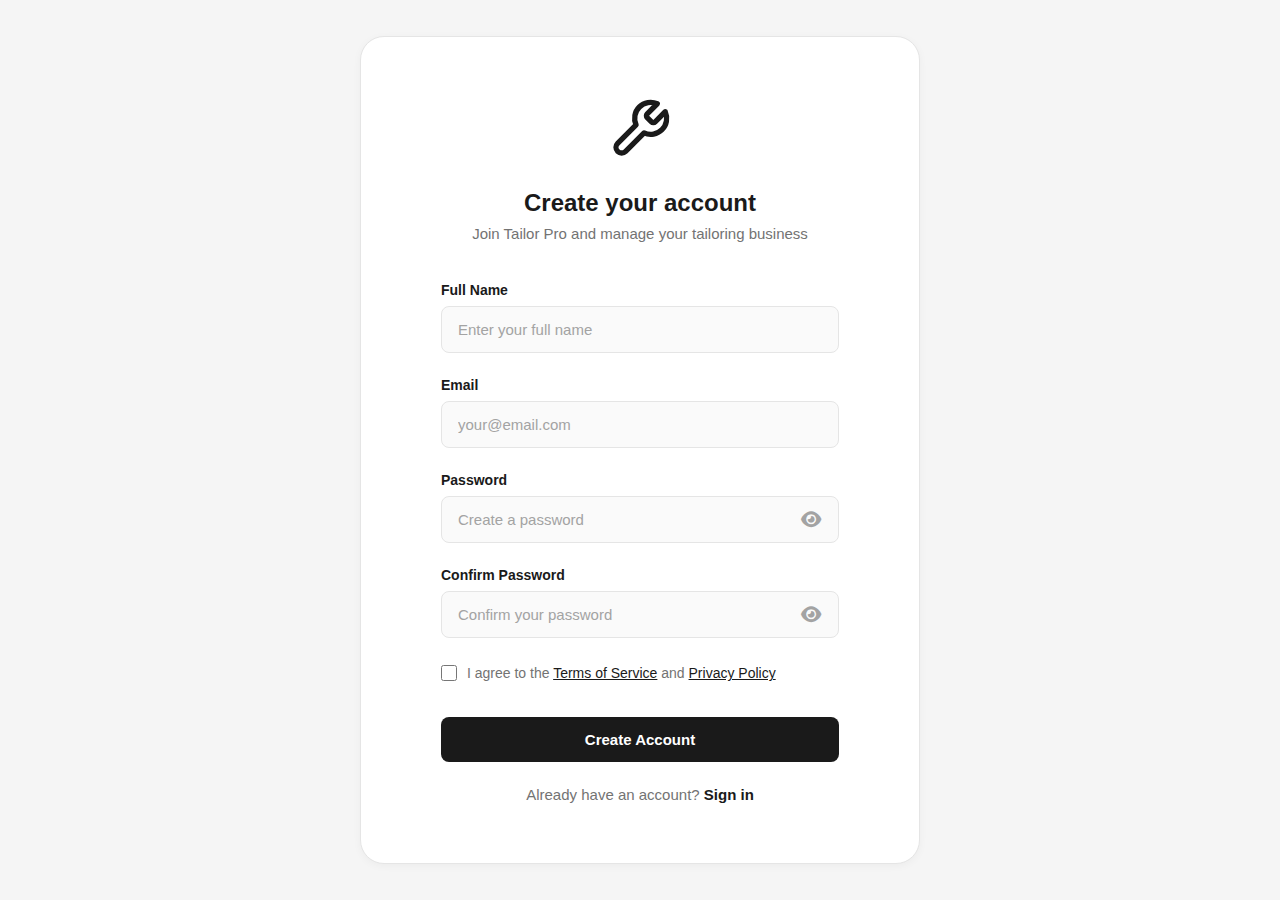
<file: register.html>
<!DOCTYPE html>
<html lang="en">
<head>
    <meta charset="UTF-8">
    <meta name="viewport" content="width=device-width, initial-scale=1.0">
    <title>Register - Tailor Pro</title>
    <link href="https://cdnjs.cloudflare.com/ajax/libs/font-awesome/6.4.0/css/all.min.css" rel="stylesheet">
    <style>
        * {
            margin: 0;
            padding: 0;
            box-sizing: border-box;
        }

        body {
            font-family: -apple-system, BlinkMacSystemFont, 'Segoe UI', Roboto, 'Helvetica Neue', Arial, sans-serif;
            background: #f5f5f5;
        }

        .auth-container {
            min-height: 100vh;
            display: flex;
            align-items: center;
            justify-content: center;
            padding: 20px;
        }

        .auth-card {
            background: white;
            border-radius: 24px;
            border: 1px solid #e5e5e5;
            box-shadow: 0 2px 8px rgba(0, 0, 0, 0.04);
            width: 100%;
            max-width: 560px;
            padding: 60px 80px;
            animation: slideUp 0.4s ease-out;
        }

        @keyframes slideUp {
            from {
                opacity: 0;
                transform: translateY(20px);
            }
            to {
                opacity: 1;
                transform: translateY(0);
            }
        }

        .auth-header {
            text-align: center;
            margin-bottom: 40px;
        }

        .auth-logo {
            display: inline-block;
            margin-bottom: 24px;
        }

        .auth-logo svg {
            width: 64px;
            height: 64px;
        }

        .auth-header h1 {
            font-size: 24px;
            font-weight: 600;
            color: #1a1a1a;
            margin-bottom: 8px;
        }

        .auth-header p {
            color: #737373;
            font-size: 15px;
            font-weight: 400;
        }

        .form-group {
            margin-bottom: 24px;
        }

        .form-group label {
            display: block;
            font-weight: 600;
            color: #1a1a1a;
            margin-bottom: 8px;
            font-size: 14px;
        }

        .input-wrapper {
            position: relative;
        }

        .form-input {
            width: 100%;
            padding: 14px 16px;
            border: 1px solid #e5e5e5;
            border-radius: 8px;
            font-size: 15px;
            transition: all 0.2s;
            background: #fafafa;
            color: #1a1a1a;
        }

        .form-input::placeholder {
            color: #a3a3a3;
        }

        .form-input:focus {
            outline: none;
            border-color: #1a1a1a;
            background: white;
        }

        .form-input.error {
            border-color: #ef4444;
            background: #fef2f2;
        }

        .form-input.success {
            border-color: #10b981;
        }

        .error-message {
            color: #ef4444;
            font-size: 13px;
            margin-top: 6px;
            display: none;
        }

        .error-message.show {
            display: block;
        }

        .password-toggle {
            position: absolute;
            right: 14px;
            top: 50%;
            transform: translateY(-50%);
            background: none;
            border: none;
            color: #a3a3a3;
            cursor: pointer;
            padding: 4px;
            font-size: 18px;
            transition: color 0.2s;
        }

        .password-toggle:hover {
            color: #1a1a1a;
        }

        .password-strength {
            margin-top: 8px;
            display: none;
        }

        .password-strength.show {
            display: block;
        }

        .strength-bar {
            height: 4px;
            background: #e5e5e5;
            border-radius: 2px;
            overflow: hidden;
            margin-bottom: 6px;
        }

        .strength-fill {
            height: 100%;
            width: 0%;
            transition: all 0.3s;
            border-radius: 2px;
        }

        .strength-fill.weak {
            width: 33%;
            background: #ef4444;
        }

        .strength-fill.medium {
            width: 66%;
            background: #f59e0b;
        }

        .strength-fill.strong {
            width: 100%;
            background: #10b981;
        }

        .strength-text {
            font-size: 12px;
            color: #737373;
        }

        .terms-checkbox {
            display: flex;
            align-items: flex-start;
            gap: 10px;
            margin-bottom: 24px;
            font-size: 14px;
        }

        .terms-checkbox input[type="checkbox"] {
            margin-top: 3px;
            width: 16px;
            height: 16px;
            cursor: pointer;
        }

        .terms-checkbox label {
            color: #737373;
            line-height: 1.6;
            font-weight: 400;
        }

        .terms-checkbox a {
            color: #1a1a1a;
            text-decoration: underline;
        }

        .terms-checkbox a:hover {
            color: #000000;
        }

        .btn-register {
            width: 100%;
            padding: 14px;
            background: #1a1a1a;
            color: white;
            border: none;
            border-radius: 8px;
            font-size: 15px;
            font-weight: 600;
            cursor: pointer;
            transition: all 0.2s;
            margin-top: 8px;
        }

        .btn-register:hover {
            background: #000000;
        }

        .btn-register:active {
            transform: scale(0.98);
        }

        .btn-register:disabled {
            opacity: 0.6;
            cursor: not-allowed;
        }

        .auth-footer {
            text-align: center;
            color: #737373;
            font-size: 15px;
            margin-top: 24px;
        }

        .auth-footer a {
            color: #1a1a1a;
            text-decoration: none;
            font-weight: 600;
        }

        .auth-footer a:hover {
            text-decoration: underline;
        }

        /* Toast Notification */
        .toast {
            position: fixed;
            top: 20px;
            right: 20px;
            background: white;
            border-radius: 12px;
            border: 1px solid #e5e5e5;
            box-shadow: 0 4px 12px rgba(0, 0, 0, 0.08);
            padding: 16px 20px;
            display: flex;
            align-items: center;
            gap: 12px;
            z-index: 3000;
            min-width: 320px;
            animation: slideInRight 0.3s ease-out;
        }

        @keyframes slideInRight {
            from {
                transform: translateX(400px);
                opacity: 0;
            }
            to {
                transform: translateX(0);
                opacity: 1;
            }
        }

        @keyframes slideOutRight {
            from {
                transform: translateX(0);
                opacity: 1;
            }
            to {
                transform: translateX(400px);
                opacity: 0;
            }
        }

        .toast.success {
            border-left: 3px solid #10b981;
        }

        .toast.error {
            border-left: 3px solid #ef4444;
        }

        .toast.info {
            border-left: 3px solid #3b82f6;
        }

        .toast-icon {
            width: 20px;
            height: 20px;
            display: flex;
            align-items: center;
            justify-content: center;
            font-size: 16px;
        }

        .toast.success .toast-icon {
            color: #10b981;
        }

        .toast.error .toast-icon {
            color: #ef4444;
        }

        .toast.info .toast-icon {
            color: #3b82f6;
        }

        .toast-content {
            flex: 1;
        }

        .toast-title {
            font-weight: 600;
            color: #1a1a1a;
            margin-bottom: 2px;
            font-size: 14px;
        }

        .toast-message {
            font-size: 13px;
            color: #737373;
        }

        .toast-close {
            background: none;
            border: none;
            color: #a3a3a3;
            cursor: pointer;
            padding: 4px;
            font-size: 16px;
            transition: color 0.2s;
        }

        .toast-close:hover {
            color: #1a1a1a;
        }

        @media (max-width: 640px) {
            .auth-card {
                padding: 40px 32px;
            }

            .toast {
                min-width: auto;
                right: 10px;
                left: 10px;
            }
        }
    </style>
</head>
<body>
    <div class="auth-container">
        <div class="auth-card">
            <div class="auth-header">
                <div class="auth-logo">
                    <svg viewBox="0 0 24 24" fill="none" xmlns="http://www.w3.org/2000/svg">
                        <path d="M14.7 6.3a1 1 0 0 0 0 1.4l1.6 1.6a1 1 0 0 0 1.4 0l3.77-3.77a6 6 0 0 1-7.94 7.94l-6.91 6.91a2.12 2.12 0 0 1-3-3l6.91-6.91a6 6 0 0 1 7.94-7.94l-3.76 3.76z" stroke="#1a1a1a" stroke-width="2" stroke-linecap="round" stroke-linejoin="round"/>
                    </svg>
                </div>
                <h1>Create your account</h1>
                <p>Join Tailor Pro and manage your tailoring business</p>
            </div>

            <form id="registerForm" novalidate>
                <div class="form-group">
                    <label for="fullName">Full Name</label>
                    <div class="input-wrapper">
                        <input 
                            type="text" 
                            id="fullName" 
                            name="fullName" 
                            class="form-input" 
                            placeholder="Enter your full name"
                            required
                        >
                    </div>
                    <span class="error-message" id="fullNameError">Please enter your full name</span>
                </div>

                <div class="form-group">
                    <label for="email">Email</label>
                    <div class="input-wrapper">
                        <input 
                            type="email" 
                            id="email" 
                            name="email" 
                            class="form-input" 
                            placeholder="your@email.com"
                            required
                        >
                    </div>
                    <span class="error-message" id="emailError">Please enter a valid email address</span>
                </div>

                <div class="form-group">
                    <label for="password">Password</label>
                    <div class="input-wrapper">
                        <input 
                            type="password" 
                            id="password" 
                            name="password" 
                            class="form-input" 
                            placeholder="Create a password"
                            required
                        >
                        <button type="button" class="password-toggle" id="togglePassword">
                            <i class="fas fa-eye"></i>
                        </button>
                    </div>
                    <div class="password-strength" id="passwordStrength">
                        <div class="strength-bar">
                            <div class="strength-fill" id="strengthFill"></div>
                        </div>
                        <span class="strength-text" id="strengthText">Password strength</span>
                    </div>
                    <span class="error-message" id="passwordError">Password must be at least 6 characters</span>
                </div>

                <div class="form-group">
                    <label for="confirmPassword">Confirm Password</label>
                    <div class="input-wrapper">
                        <input 
                            type="password" 
                            id="confirmPassword" 
                            name="confirmPassword" 
                            class="form-input" 
                            placeholder="Confirm your password"
                            required
                        >
                        <button type="button" class="password-toggle" id="toggleConfirmPassword">
                            <i class="fas fa-eye"></i>
                        </button>
                    </div>
                    <span class="error-message" id="confirmPasswordError">Passwords do not match</span>
                </div>

                <div class="terms-checkbox">
                    <input type="checkbox" id="terms" name="terms" required>
                    <label for="terms">
                        I agree to the <a href="#">Terms of Service</a> and <a href="#">Privacy Policy</a>
                    </label>
                </div>

                <button type="submit" class="btn-register" id="registerBtn">
                    Create Account
                </button>
            </form>

            <div class="auth-footer">
                Already have an account? <a href="login.html">Sign in</a>
            </div>
        </div>
    </div>

    <script src="auth.js"></script>
</body>
</html>
</file>
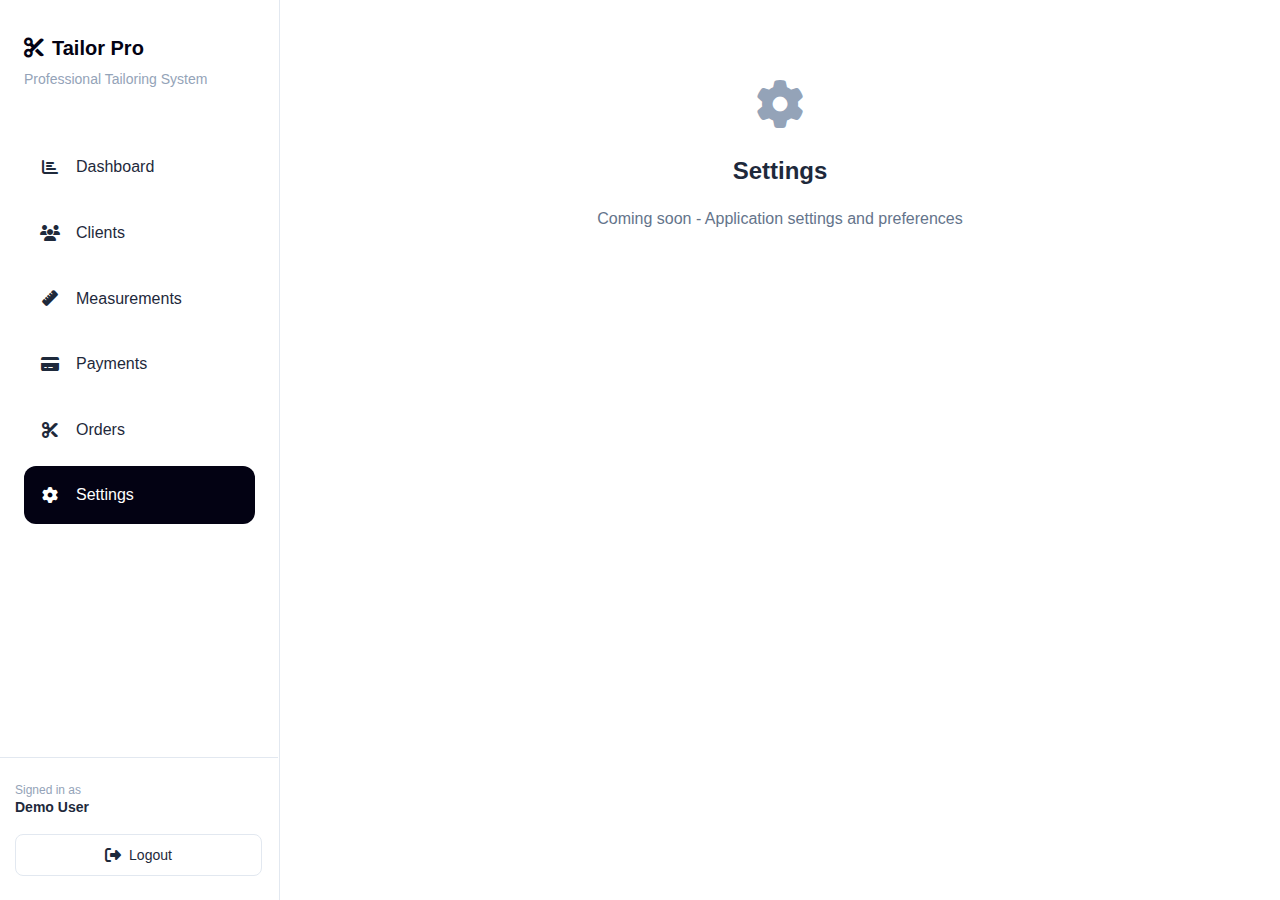
<file: settings.html>
<!DOCTYPE html>
<html lang="en">
<head>
    <meta charset="UTF-8">
    <meta name="viewport" content="width=device-width, initial-scale=1.0, maximum-scale=1.0, user-scalable=no">
    <title>Settings - Tailor Pro</title>
    <link rel="stylesheet" href="styles.css">
    <link rel="stylesheet" href="https://cdn.jsdelivr.net/npm/bootstrap-icons@1.11.0/font/bootstrap-icons.css">
    <link href="https://cdnjs.cloudflare.com/ajax/libs/font-awesome/6.4.0/css/all.min.css" rel="stylesheet">
</head>
<body>
    <div class="app-container">
        <!-- Mobile Header -->
        <header class="mobile-header">
            <button class="menu-toggle" id="menuToggle">
                <i class="fas fa-bars"></i>
            </button>
            <h1 class="mobile-title">
                <i class="fas fa-cut"></i>
                Tailor Pro
            </h1>
        </header>

        <!-- Sidebar -->
        <nav class="sidebar" id="sidebar">
            <div class="sidebar-header">
                <h1 class="sidebar-title">
                    <i class="fas fa-cut"></i>
                    Tailor Pro
                </h1>
                <p class="sidebar-subtitle">Professional Tailoring System</p>
            </div>
            
            <ul class="nav-menu">
                <li class="nav-item">
                    <a href="index.html" class="nav-link">
                        <i class="fas fa-chart-bar"></i>
                        <span>Dashboard</span>
                    </a>
                </li>
                <li class="nav-item">
                    <a href="clients.html" class="nav-link">
                        <i class="fas fa-users"></i>
                        <span>Clients</span>
                    </a>
                </li>
                <li class="nav-item">
                    <a href="measurements.html" class="nav-link">
                        <i class="fas fa-ruler"></i>
                        <span>Measurements</span>
                    </a>
                </li>
                <li class="nav-item">
                    <a href="payments.html" class="nav-link">
                        <i class="fas fa-credit-card"></i>
                        <span>Payments</span>
                    </a>
                </li>
                <li class="nav-item">
                    <a href="orders.html" class="nav-link">
                        <i class="fas fa-scissors"></i>
                        <span>Orders</span>
                    </a>
                </li>
                <li class="nav-item">
                    <a href="settings.html" class="nav-link active">
                        <i class="fas fa-cog"></i>
                        <span>Settings</span>
                    </a>
                </li>
            </ul>
            <div class="sidebar-footer">
                <div class="user-info">
                    <p class="text-muted small">Signed in as</p>
                    <p class="mb-0" id="userName">Demo User</p>
                </div>
                <button class="btn-logout" onclick="logout()">
                    <i class="fas fa-sign-out-alt"></i>
                    <span>Logout</span>
                </button>
            </div>
        </nav>

        <!-- Main Content -->
        <main class="main-content">
            <!-- Settings Section -->
            <section id="settings-section" class="content-section active">
                <div class="coming-soon">
                    <i class="fas fa-cog fa-3x"></i>
                    <h2>Settings</h2>
                    <p>Coming soon - Application settings and preferences</p>
                </div>
            </section>
        </main>
    </div>

    <!-- Logout Confirmation Modal -->
    <div id="logoutModal" class="logout-modal-overlay">
        <div class="logout-modal">
            <div class="logout-modal-header">
                <div class="logout-modal-icon">
                    <i class="fas fa-sign-out-alt"></i>
                </div>
                <h3 class="logout-modal-title">Logout Confirmation</h3>
                <p class="logout-modal-message">Are you sure you want to logout?</p>
            </div>
            <div class="logout-modal-actions">
                <button class="logout-modal-btn logout-modal-btn-cancel" onclick="cancelLogout()">Cancel</button>
                <button class="logout-modal-btn logout-modal-btn-confirm" onclick="confirmLogout()">Logout</button>
            </div>
        </div>
    </div>

    <script src="auth.js"></script>
    <script src="script.js"></script>
</body>
</html>
</file>
<file: styles.css>
/* Reset and Base Styles */
* {
    margin: 0;
    padding: 0;
    box-sizing: border-box;
}

:root {
    /* Colors */
    --primary-color: #030213;
    --primary-light: #2563eb;
    --secondary-color: #f1f5f9;
    --accent-color: #e2e8f0;
    --success-color: #10b981;
    --warning-color: #f59e0b;
    --danger-color: #ef4444;
    --text-primary: #1e293b;
    --text-secondary: #64748b;
    --text-muted: #94a3b8;
    --background: #ffffff;
    --surface: #f8fafc;
    --border-color: #e2e8f0;
    --shadow: 0 1px 3px 0 rgba(0, 0, 0, 0.1), 0 1px 2px 0 rgba(0, 0, 0, 0.06);
    --shadow-lg: 0 10px 15px -3px rgba(0, 0, 0, 0.1), 0 4px 6px -2px rgba(0, 0, 0, 0.05);
    
    /* Spacing */
    --spacing-xs: 0.25rem;
    --spacing-sm: 0.5rem;
    --spacing-md: 1rem;
    --spacing-lg: 1.5rem;
    --spacing-xl: 2rem;
    --spacing-2xl: 3rem;
    
    /* Border Radius */
    --radius-sm: 0.25rem;
    --radius-md: 0.5rem;
    --radius-lg: 0.75rem;
    --radius-xl: 1rem;
    
    /* Typography */
    --font-size-xs: 0.75rem;
    --font-size-sm: 0.875rem;
    --font-size-base: 1rem;
    --font-size-lg: 1.125rem;
    --font-size-xl: 1.25rem;
    --font-size-2xl: 1.5rem;
    --font-size-3xl: 1.875rem;
    --font-size-4xl: 2.25rem;
    
    /* Sidebar */
    --sidebar-width: 280px;
    --sidebar-width-mobile: 100%;
}

body {
    font-family: -apple-system, BlinkMacSystemFont, 'Segoe UI', Roboto, Oxygen, Ubuntu, Cantarell, sans-serif;
    line-height: 1.6;
    color: var(--text-primary);
    background-color: var(--background);
}

/* Layout */
.app-container {
    display: flex;
    min-height: 100vh;
}

/* Mobile Header */
.mobile-header {
    display: none;
    align-items: center;
    justify-content: space-between;
    padding: var(--spacing-md);
    background: var(--background);
    border-bottom: 1px solid var(--border-color);
    position: sticky;
    top: 0;
    z-index: 1000;
}

.menu-toggle {
    background: none;
    border: none;
    font-size: var(--font-size-lg);
    color: var(--text-primary);
    cursor: pointer;
    padding: var(--spacing-sm);
    border-radius: var(--radius-md);
    transition: background-color 0.2s;
}

.menu-toggle:hover {
    background-color: var(--accent-color);
}

.mobile-title {
    font-size: var(--font-size-lg);
    font-weight: 600;
    color: var(--primary-color);
    display: flex;
    align-items: center;
    gap: var(--spacing-sm);
}

/* Sidebar */
.sidebar {
    width: var(--sidebar-width);
    /* background: var(--surface); */
    background: var(--background);    
    border-right: 1px solid var(--border-color);
    padding: var(--spacing-xl) var(--spacing-lg);
    position: fixed;
    top: 0;
    left: 0;
    height: 100vh;
    overflow-y: auto;
    z-index: 999;
    transition: transform 0.3s ease;
}

.sidebar-header {
    margin-bottom: var(--spacing-2xl);
}

.sidebar-title {
    font-size: var(--font-size-xl);
    font-weight: 600;
    color: var(--primary-color);
    display: flex;
    align-items: center;
    gap: var(--spacing-sm);
    margin-bottom: var(--spacing-xs);
}

.sidebar-subtitle {
    font-size: var(--font-size-sm);
    color: var(--text-muted);
}

.sidebar-footer {
    position: absolute;
    bottom: 0;
    width: 100%;
    padding: 1.5rem 1rem;
    border-top: 1px solid var(--border-color);
    background-color: #fff;
    margin-left: -25px;
}

.sidebar-footer .user-info {
    margin-bottom: 1rem;
}

.sidebar-footer .user-info p {
    margin: 0;
    line-height: 1.4;
}

.sidebar-footer .text-muted {
    font-size: 0.75rem;
    color: var(--text-muted);
}

.sidebar-footer .mb-0 {
    font-size: 0.875rem;
    font-weight: 600;
    color: var(--text-primary);
}

.btn-logout {
    width: 100%;
    display: flex;
    align-items: center;
    justify-content: center;
    gap: 0.5rem;
    padding: 0.75rem 1rem;
    background: transparent;
    border: 1px solid var(--border-color);
    border-radius: 0.5rem;
    color: var(--text-primary);
    font-size: 0.875rem;
    font-weight: 500;
    cursor: pointer;
    transition: all 0.2s;
}

.btn-logout:hover {
    background: #fef2f2;
    border-color: #fecaca;
    color: #dc2626;
}

.btn-logout i {
    font-size: 1rem;
}

/* Logout Confirmation Modal */
.logout-modal-overlay {
    display: none;
    position: fixed;
    top: 0;
    left: 0;
    right: 0;
    bottom: 0;
    background: rgba(0, 0, 0, 0.5);
    z-index: 9999;
    align-items: center;
    justify-content: center;
    animation: fadeIn 0.2s ease-out;
}

.logout-modal-overlay.active {
    display: flex;
}

.logout-modal {
    background: white;
    border-radius: 16px;
    padding: 32px;
    max-width: 400px;
    width: 90%;
    box-shadow: 0 20px 25px -5px rgba(0, 0, 0, 0.1), 0 10px 10px -5px rgba(0, 0, 0, 0.04);
    animation: slideUp 0.3s ease-out;
}

@keyframes fadeIn {
    from { opacity: 0; }
    to { opacity: 1; }
}

@keyframes slideUp {
    from {
        opacity: 0;
        transform: translateY(20px);
    }
    to {
        opacity: 1;
        transform: translateY(0);
    }
}

.logout-modal-header {
    text-align: center;
    margin-bottom: 24px;
}

.logout-modal-icon {
    width: 56px;
    height: 56px;
    background: #fef2f2;
    border-radius: 50%;
    display: flex;
    align-items: center;
    justify-content: center;
    margin: 0 auto 16px;
}

.logout-modal-icon i {
    font-size: 24px;
    color: #dc2626;
}

.logout-modal-title {
    font-size: 20px;
    font-weight: 600;
    color: #1a1a1a;
    margin-bottom: 8px;
}

.logout-modal-message {
    font-size: 15px;
    color: #737373;
    line-height: 1.5;
}

.logout-modal-actions {
    display: flex;
    gap: 12px;
    margin-top: 24px;
}

.logout-modal-btn {
    flex: 1;
    padding: 12px 24px;
    border-radius: 8px;
    font-size: 15px;
    font-weight: 600;
    cursor: pointer;
    transition: all 0.2s;
    border: none;
}

.logout-modal-btn-cancel {
    background: white;
    color: #1a1a1a;
    border: 1px solid #e5e5e5;
}

.logout-modal-btn-cancel:hover {
    background: #f5f5f5;
}

.logout-modal-btn-confirm {
    background: #dc2626;
    color: white;
}

.logout-modal-btn-confirm:hover {
    background: #b91c1c;
}

/* Mobile Menu Overlay */
.mobile-menu-overlay {
    display: none;
    position: fixed;
    top: 0;
    left: 0;
    right: 0;
    bottom: 0;
    background: rgba(0, 0, 0, 0.5);
    z-index: 998;
    opacity: 0;
    transition: opacity 0.3s ease;
}

.mobile-menu-overlay.active {
    display: block;
    opacity: 1;
}
.w-100 {
    width: 100% !important;
    background: var(--background);
    border-radius:10px;
    box-shadow: var(--shadow);
    border: 1px solid var(--border-color);
    display: block;
    align-items: center;
    padding: var(--spacing-sm) var(--spacing-lg);
}
.w-100:hover{
    background-color: #e9ebef;
}
.nav-menu {
    list-style: none;
}

.nav-item {
    margin-bottom: var(--spacing-sm);
}

.nav-link {
    display: flex;
    align-items: center;
    gap: var(--spacing-md);
    padding: var(--spacing-md);
    text-decoration: none;
    color: var(--text-primary);
    border-radius: var(--radius-lg);
    transition: all 0.2s;
    font-weight: 500;
}

.nav-link:hover {
    background-color: var(--accent-color);
    color: var(--primary-color);
}

.nav-link.active {
    background-color: var(--primary-color);
    color: white;
}

.nav-link i {
    width: 20px;
    text-align: center;
}

/* Main Content */
.main-content {
    flex: 1;
    margin-left: var(--sidebar-width);
    padding: var(--spacing-xl);
    background: var(--background);
    min-height: 100vh;
}

.content-section {
    display: none;
}

.content-section.active {
    display: block;
}

.section-header {
    display: flex;
    justify-content: space-between;
    align-items: flex-start;
    margin-bottom: var(--spacing-2xl);
    flex-wrap: wrap;
    gap: var(--spacing-lg);
}

.header-left h2 {
    font-size: var(--font-size-2xl);
    font-weight: 600;
    margin-bottom: var(--spacing-xs);
}

.section-subtitle {
    color: var(--text-secondary);
    font-size: var(--font-size-base);
}

/* Dashboard Stats */
.stats-grid {
    display: grid;
    grid-template-columns: repeat(auto-fit, minmax(250px, 1fr));
    gap: var(--spacing-lg);
    margin-bottom: var(--spacing-2xl);
}

.stat-card {
    background: var(--background);
    padding: var(--spacing-xl);
    border-radius: var(--radius-lg);
    box-shadow: var(--shadow);
    border: 1px solid var(--border-color);
    display: flex;
    align-items: center;
    gap: var(--spacing-lg);
}

.stat-icon {
    width: 60px;
    height: 60px;
    border-radius: var(--radius-lg);
    background: var(--accent-color);
    display: flex;
    align-items: center;
    justify-content: center;
    color: var(--primary-color);
    font-size: var(--font-size-xl);
}

.stat-number {
    font-size: var(--font-size-2xl);
    font-weight: 700;
    margin-bottom: var(--spacing-xs);
    color: var(--text-primary);
}

.stat-label {
    color: var(--text-secondary);
    font-size: var(--font-size-sm);
    margin: 0;
}

.stat-description {
    font-size: var(--font-size-xs);
    color: var(--text-muted);
    display: block;
    margin-top: var(--spacing-xs);
}

/* Dashboard Grid */
.dashboard-grid {
    display: grid;
    grid-template-columns: repeat(auto-fit, minmax(400px, 1fr));
    gap: var(--spacing-xl);
}

.dashboard-card,
.form-card {
    background: var(--background);
    border-radius: var(--radius-lg);
    box-shadow: var(--shadow);
    border: 1px solid var(--border-color);
    overflow: hidden;
}

.card-header {
    padding: var(--spacing-lg) var(--spacing-xl);
    border-bottom: 1px solid var(--border-color);
    background: var(--surface);
    display: flex;
    justify-content: space-between;
    align-items: center;
    flex-wrap: wrap;
    gap: var(--spacing-md);
}

.card-header h3 {
    font-size: var(--font-size-lg);
    font-weight: 600;
    color: var(--text-primary);
    display: flex;
    align-items: center;
    gap: var(--spacing-sm);
}

.card-content {
    padding: var(--spacing-xl);
}

/* Client Items */
.client-item {
    display: flex;
    align-items: center;
    gap: var(--spacing-md);
    padding: var(--spacing-md) 0;
    border-bottom: 1px solid var(--accent-color);
}

.client-item:last-child {
    border-bottom: none;
}

.client-avatar img {
    width: 40px;
    height: 40px;
    border-radius: 50%;
    object-fit: cover;
}

.avatar-placeholder {
    width: 40px;
    height: 40px;
    border-radius: 50%;
    background: var(--secondary-color);
    display: flex;
    align-items: center;
    justify-content: center;
    color: var(--text-primary);
    font-weight: 600;
}

.client-info {
    flex: 1;
    display: flex;
    flex-direction: column;
}

.client-info strong {
    font-weight: 600;
    margin-bottom: var(--spacing-xs);
}

.client-info span {
    font-size: var(--font-size-sm);
    color: var(--text-secondary);
}

.client-badges {
    display: flex;
    gap: var(--spacing-xs);
}

/* Payment Items */
.payment-item {
    display: flex;
    justify-content: space-between;
    align-items: center;
    padding: var(--spacing-md) 0;
    border-bottom: 1px solid var(--accent-color);
}

.payment-item:last-child {
    border-bottom: none;
}

.payment-info {
    display: flex;
    flex-direction: column;
}

.payment-info strong {
    font-weight: 600;
    margin-bottom: var(--spacing-xs);
}

.payment-info span {
    font-size: var(--font-size-sm);
    color: var(--text-secondary);
}

.payment-amount {
    text-align: right;
    display: flex;
    flex-direction: column;
    align-items: flex-end;
    gap: var(--spacing-xs);
}

.payment-amount strong {
    font-weight: 600;
}

/* Badges and Status */
.badge {
    display: inline-block;
    padding: var(--spacing-xs) var(--spacing-sm);
    font-size: var(--font-size-xs);
    font-weight: 500;
    border-radius: var(--radius-sm);
    background: var(--accent-color);
    color: var(--text-primary);
    border: 1px solid var(--border-color);
}

.badge.secondary {
    background: var(--secondary-color);
    color: var(--text-secondary);
}

.status {
    padding: var(--spacing-xs) var(--spacing-sm);
    font-size: var(--font-size-xs);
    font-weight: 500;
    border-radius: var(--radius-sm);
    text-transform: capitalize;
}

.status.completed {
    background: rgba(16, 185, 129, 0.1);
    color: var(--success-color);
    border: 1px solid rgba(16, 185, 129, 0.2);
}

.status.pending {
    background: rgba(245, 158, 11, 0.1);
    color: var(--warning-color);
    border: 1px solid rgba(245, 158, 11, 0.2);
}

.status.failed {
    background: rgba(239, 68, 68, 0.1);
    color: var(--danger-color);
    border: 1px solid rgba(239, 68, 68, 0.2);
}

/* Buttons */
.btn {
    display: inline-flex;
    align-items: center;
    gap: var(--spacing-sm);
    padding: var(--spacing-sm) var(--spacing-lg);
    border: none;
    border-radius: var(--radius-md);
    font-size: var(--font-size-sm);
    font-weight: 500;
    text-decoration: none;
    cursor: pointer;
    transition: all 0.2s;
    line-height: 1.5;
}

.btn-primary {
    background: var(--primary-color);
    color: white;
}

.btn-primary:hover {
    background: var(--primary-light);
    transform: translateY(-1px);
}

.btn-secondary {
    background: var(--secondary-color);
    color: var(--text-primary);
    border: 1px solid var(--border-color);
}

.btn-secondary:hover {
    background: var(--accent-color);
}

.btn-ghost {
    background: transparent;
    color: var(--text-secondary);
}

.btn-ghost:hover {
    background: var(--accent-color);
    color: var(--text-primary);
}

.btn-sm {
    padding: var(--spacing-xs) var(--spacing-sm);
    font-size: var(--font-size-xs);
}

/* Search Section */
.search-section {
    display: flex;
    justify-content: space-between;
    align-items: center;
    margin-bottom: var(--spacing-xl);
    gap: var(--spacing-lg);
    flex-wrap: wrap;
}

.search-container {
    position: relative;
    flex: 1;
    max-width: 400px;
}

.search-icon {
    position: absolute;
    left: var(--spacing-md);
    top: 50%;
    transform: translateY(-50%);
    color: var(--text-muted);
    font-size: var(--font-size-sm);
}

.search-input {
    width: 100%;
    padding: var(--spacing-md) var(--spacing-md) var(--spacing-md) 2.5rem;
    border: 1px solid var(--border-color);
    border-radius: var(--radius-md);
    font-size: var(--font-size-sm);
    background: var(--background);
    transition: border-color 0.2s, box-shadow 0.2s;
}

.search-input:focus {
    outline: none;
    border-color: var(--primary-color);
    box-shadow: 0 0 0 3px rgba(3, 2, 19, 0.1);
}

/* View Controls */
.view-controls {
    display: flex;
    align-items: center;
    gap: var(--spacing-md);
}

.view-toggle {
    display: flex;
    gap: 4px;
    background: var(--surface);
    border: 1px solid var(--border-color);
    border-radius: var(--radius-md);
    padding: 4px;
}

.view-btn {
    padding: 8px 12px;
    background: transparent;
    border: none;
    border-radius: var(--radius-sm);
    color: var(--text-secondary);
    cursor: pointer;
    transition: all 0.2s;
    font-size: 16px;
}

.view-btn:hover {
    color: var(--text-primary);
    background: rgba(0, 0, 0, 0.05);
}

.view-btn.active {
    background: var(--background);
    color: var(--primary-color);
    box-shadow: 0 1px 3px rgba(0, 0, 0, 0.1);
}

/* Clients Grid */
.clients-grid {
    display: grid;
    grid-template-columns: repeat(auto-fill, minmax(350px, 1fr));
    gap: var(--spacing-lg);
    transition: all 0.3s ease;
}

/* Clients List View */
.clients-grid.list-view {
    display: block;
    background: var(--background);
    border: 1px solid var(--border-color);
    border-radius: var(--radius-lg);
    overflow: hidden;
}

.clients-grid.list-view .client-card {
    display: grid;
    grid-template-columns: 250px 200px 200px 1fr auto;
    align-items: center;
    padding: var(--spacing-lg);
    border-bottom: 1px solid var(--border-color);
    border-radius: 0;
    box-shadow: none;
    transition: background-color 0.2s;
}

.clients-grid.list-view .client-card:last-child {
    border-bottom: none;
}

.clients-grid.list-view .client-card:hover {
    background-color: var(--surface);
    transform: none;
    box-shadow: none;
}

.clients-grid.list-view .client-card-header {
    padding: 0;
    border: none;
}

.clients-grid.list-view .client-info-header {
    gap: var(--spacing-md);
}

.clients-grid.list-view .client-photo,
.clients-grid.list-view .client-photo-placeholder {
    width: 40px;
    height: 40px;
    font-size: 16px;
}

.clients-grid.list-view .client-details h4 {
    font-size: var(--font-size-base);
    margin-bottom: 2px;
}

.clients-grid.list-view .client-details .badge {
    font-size: 11px;
    padding: 2px 8px;
}

.clients-grid.list-view .client-card-body {
    display: contents;
}

.clients-grid.list-view .contact-info {
    display: contents;
}

.clients-grid.list-view .contact-item {
    display: flex;
    align-items: center;
    gap: var(--spacing-sm);
    margin-bottom: 0;
}

.clients-grid.list-view .contact-item i {
    color: var(--text-muted);
    font-size: 14px;
    width: 16px;
}

.clients-grid.list-view .contact-item span {
    color: var(--text-secondary);
    font-size: var(--font-size-sm);
}

.clients-grid.list-view .client-actions {
    justify-content: flex-end;
}

.client-card {
    background: var(--background);
    border-radius: var(--radius-lg);
    box-shadow: var(--shadow);
    border: 1px solid var(--border-color);
    overflow: hidden;
    transition: box-shadow 0.2s, transform 0.2s;
}

.client-card:hover {
    box-shadow: var(--shadow-lg);
    transform: translateY(-2px);
}

.client-card-header {
    padding: var(--spacing-lg);
    border-bottom: 1px solid var(--border-color);
    display: flex;
    justify-content: space-between;
    align-items: center;
}

.client-info-header {
    display: flex;
    align-items: center;
    gap: var(--spacing-md);
}

.client-photo {
    width: 60px;
    height: 60px;
    border-radius: 50%;
    object-fit: cover;
}

.client-photo-placeholder {
    width: 60px;
    height: 60px;
    border-radius: 50%;
    background: var(--secondary-color);
    display: flex;
    align-items: center;
    justify-content: center;
    color: var(--text-primary);
    font-weight: 600;
    font-size: var(--font-size-lg);
}

.client-details h4 {
    font-size: var(--font-size-base);
    font-weight: 600;
    margin-bottom: var(--spacing-xs);
}

.client-since {
    font-size: var(--font-size-sm);
    color: var(--text-secondary);
}

.client-card-content {
    padding: var(--spacing-lg);
}

.contact-info {
    margin-bottom: var(--spacing-lg);
}

.contact-item {
    display: flex;
    align-items: center;
    gap: var(--spacing-sm);
    margin-bottom: var(--spacing-sm);
    font-size: var(--font-size-sm);
}

.contact-item:last-child {
    margin-bottom: 0;
}

.contact-item i {
    width: 16px;
    color: var(--text-muted);
}

.measurement-badges {
    display: flex;
    gap: var(--spacing-sm);
    flex-wrap: wrap;
}

/* Forms */
.form-group {
    margin-bottom: var(--spacing-lg);
}

.form-group label {
    display: block;
    font-weight: 500;
    margin-bottom: var(--spacing-sm);
    color: var(--text-primary);
}

.form-input,
.form-select,
.form-textarea {
    width: 100%;
    padding: var(--spacing-md);
    border: 1px solid var(--border-color);
    border-radius: var(--radius-md);
    font-size: var(--font-size-sm);
    background: var(--background);
    transition: border-color 0.2s, box-shadow 0.2s;
}

.form-input:focus,
.form-select:focus,
.form-textarea:focus {
    outline: none;
    border-color: var(--primary-color);
    box-shadow: 0 0 0 3px rgba(3, 2, 19, 0.1);
}

.form-row {
    display: grid;
    grid-template-columns: 1fr 1fr;
    gap: var(--spacing-lg);
}

.form-textarea {
    resize: vertical;
    min-height: 80px;
}

/* Measurement Form */
.measurement-form-container {
    space-y: var(--spacing-xl);
}

.measurement-form-container > * + * {
    margin-top: var(--spacing-xl);
}

.client-selector {
    display: flex;
    align-items: center;
    gap: var(--spacing-lg);
}

.measurement-tabs-container {
    margin-top: var(--spacing-xl);
}

/* Tabs */
.tabs {
    width: 100%;
}

.tab-list {
    display: flex;
    border-bottom: 1px solid var(--border-color);
    margin-bottom: var(--spacing-lg);
}

.tab-button {
    padding: var(--spacing-md) var(--spacing-lg);
    border: none;
    background: none;
    color: var(--text-secondary);
    font-weight: 500;
    cursor: pointer;
    border-bottom: 2px solid transparent;
    transition: all 0.2s;
}

.tab-button:hover {
    color: var(--text-primary);
}

.tab-button.active {
    color: var(--primary-color);
    border-bottom-color: var(--primary-color);
}

.tab-content {
    display: none;
}

.tab-content.active {
    display: block;
}

.measurement-grid {
    display: grid;
    grid-template-columns: repeat(auto-fit, minmax(200px, 1fr));
    gap: var(--spacing-lg);
}

/* Payment Stats */
.payment-stats {
    display: grid;
    grid-template-columns: repeat(auto-fit, minmax(280px, 1fr));
    gap: var(--spacing-lg);
    margin-bottom: var(--spacing-2xl);
}

/* Tables */
.table-responsive {
    overflow-x: auto;
    margin: -1px;
}

.payments-table {
    width: 100%;
    border-collapse: collapse;
    font-size: var(--font-size-sm);
}

.payments-table th,
.payments-table td {
    padding: var(--spacing-md);
    text-align: left;
    border-bottom: 1px solid var(--border-color);
}

.payments-table th {
    font-weight: 600;
    color: var(--text-primary);
    background: var(--surface);
    position: sticky;
    top: 0;
}

.payments-table tbody tr:hover {
    background: var(--surface);
}

.payment-method {
    display: flex;
    align-items: center;
    gap: var(--spacing-sm);
}

/* Modals */
.modal {
    display: none;
    position: fixed;
    top: 0;
    left: 0;
    width: 100%;
    height: 100%;
    background: rgba(0, 0, 0, 0.5);
    z-index: 2000;
    padding: var(--spacing-lg);
    overflow-y: auto;
}

.modal.active {
    display: flex;
    align-items: center;
    justify-content: center;
}

.modal-content {
    background: var(--background);
    border-radius: var(--radius-lg);
    box-shadow: var(--shadow-lg);
    max-width: 600px;
    width: 100%;
    max-height: 90vh;
    overflow-y: auto;
}

.modal-header {
    padding: var(--spacing-xl);
    border-bottom: 1px solid var(--border-color);
    display: flex;
    justify-content: space-between;
    align-items: center;
}

.modal-header h3 {
    font-size: var(--font-size-lg);
    font-weight: 600;
}

.modal-close {
    background: none;
    border: none;
    font-size: var(--font-size-lg);
    color: var(--text-muted);
    cursor: pointer;
    padding: var(--spacing-sm);
    border-radius: var(--radius-md);
    transition: all 0.2s;
}

.modal-close:hover {
    background: var(--accent-color);
    color: var(--text-primary);
}

.modal-body {
    padding: var(--spacing-xl);
}

.modal-footer {
    padding: var(--spacing-xl);
    border-top: 1px solid var(--border-color);
    display: flex;
    gap: var(--spacing-md);
    justify-content: flex-end;
}

/* Coming Soon */
.coming-soon {
    text-align: center;
    padding: var(--spacing-2xl);
    color: var(--text-secondary);
}

.coming-soon i {
    margin-bottom: var(--spacing-lg);
    color: var(--text-muted);
}

.coming-soon h2 {
    margin-bottom: var(--spacing-md);
    color: var(--text-primary);
}

/* Responsive Design */
@media (max-width: 1024px) {
    .dashboard-grid {
        grid-template-columns: 1fr;
    }
    
    .stats-grid {
        grid-template-columns: repeat(auto-fit, minmax(200px, 1fr));
    }
    
    .clients-grid {
        grid-template-columns: repeat(auto-fit, minmax(300px, 1fr));
    }
}

@media (max-width: 768px) {
    :root {
        --sidebar-width: 280px;
    }
    
    .app-container {
    display: block;
    min-height: 100vh;
    }
    
    .mobile-header {
        display: flex;
    }
    
    .sidebar {
        transform: translateX(-100%);
        /* width: var(--sidebar-width-mobile); */
    }
    
    .sidebar.open {
        transform: translateX(0);
    }
    
    .main-content {
        margin-left: 0;
        padding: var(--spacing-md);
        padding-top: 0;
    }
    
    .section-header {
        flex-direction: column;
        align-items: flex-start;
        gap: var(--spacing-md);
    }
    
    .stats-grid {
        grid-template-columns: repeat(auto-fit, minmax(150px, 1fr));
        gap: var(--spacing-md);
    }
    
    .stat-card {
        padding: var(--spacing-lg);
        flex-direction: column;
        text-align: center;
        gap: var(--spacing-md);
    }
    
    .stat-icon {
        width: 50px;
        height: 50px;
        font-size: var(--font-size-lg);
    }
    
    .clients-grid {
        grid-template-columns: 1fr;
    }
    
    .form-row {
        grid-template-columns: 1fr;
        gap: var(--spacing-md);
    }
    
    .measurement-grid {
        grid-template-columns: repeat(auto-fit, minmax(150px, 1fr));
        gap: var(--spacing-md);
    }
    
    .search-section {
        flex-direction: column;
        align-items: stretch;
        gap: var(--spacing-md);
    }
    
    .search-container {
        max-width: none;
    }
    
    .payment-stats {
        grid-template-columns: 1fr;
        gap: var(--spacing-md);
    }
    
    .card-header {
        flex-direction: column;
        align-items: flex-start;
        gap: var(--spacing-sm);
    }
    
    .modal {
        padding: var(--spacing-md);
    }
    
    .modal-footer {
        flex-direction: column-reverse;
    }
    
    .modal-footer .btn {
        width: 100%;
        justify-content: center;
    }
    
    /* Mobile Table */
    .payments-table,
    .payments-table thead,
    .payments-table tbody,
    .payments-table th,
    .payments-table td,
    .payments-table tr {
        display: block;
    }
    
    .payments-table thead tr {
        position: absolute;
        top: -9999px;
        left: -9999px;
    }
    
    .payments-table tr {
        border: 1px solid var(--border-color);
        margin-bottom: var(--spacing-md);
        border-radius: var(--radius-md);
        overflow: hidden;
    }
    
    .payments-table td {
        border: none;
        border-bottom: 1px solid var(--border-color);
        position: relative;
        padding-left: 35% !important;
        padding-top: var(--spacing-md);
        padding-bottom: var(--spacing-md);
    }
    
    .payments-table td:before {
        content: attr(data-label) ": ";
        position: absolute;
        left: var(--spacing-md);
        width: 30%;
        padding-right: var(--spacing-md);
        white-space: nowrap;
        font-weight: 600;
        color: var(--text-primary);
    }
    
    .payments-table td:last-child {
        border-bottom: 0;
    }
}

@media (max-width: 480px) {
    .clients-grid {
        grid-template-columns: 1fr;
        gap: var(--spacing-md);
    }
    
    .clients-grid.list-view .client-card {
        grid-template-columns: 1fr;
        gap: var(--spacing-sm);
        padding: var(--spacing-md);
    }
    
    .clients-grid.list-view .client-card-header,
    .clients-grid.list-view .contact-item {
        padding: var(--spacing-xs) 0;
    }
    
    .clients-grid.list-view .client-actions {
        justify-content: flex-start;
        padding-top: var(--spacing-sm);
        border-top: 1px solid var(--border-color);
    }
    
    .client-card-header {
        flex-direction: column;
        align-items: flex-start;
        gap: var(--spacing-md);
    }
    
    .client-info-header {
        width: 100%;
    }
    
    .contact-item {
        flex-direction: column;
        align-items: flex-start;
        gap: var(--spacing-xs);
    }
    
    .payment-item {
        flex-direction: column;
        align-items: flex-start;
        gap: var(--spacing-sm);
    }
    
    .payment-amount {
        align-items: flex-start;
        text-align: left;
    }
    
    .tab-list {
        overflow-x: auto;
        white-space: nowrap;
    }
    
    .tab-button {
        white-space: nowrap;
    }
}

/* Utility Classes */
.sr-only {
    position: absolute;
    width: 1px;
    height: 1px;
    padding: 0;
    margin: -1px;
    overflow: hidden;
    clip: rect(0, 0, 0, 0);
    white-space: nowrap;
    border: 0;
}

.text-center {
    text-align: center;
}

.hidden {
    display: none;
}

/* Dark mode support */
@media (prefers-color-scheme: dark) {
    :root {
        --background: #0f172a;
        --surface: #1e293b;
        --text-primary: #f1f5f9;
        --text-secondary: #cbd5e1;
        --text-muted: #94a3b8;
        --border-color: #334155;
        --accent-color: #334155;
        --secondary-color: #1e293b;
    }
}

/* Smooth transitions */
* {
    transition: background-color 0.2s, border-color 0.2s, color 0.2s;
}

/* Focus visible for accessibility */
*:focus-visible {
    outline: 2px solid var(--primary-color);
    outline-offset: 2px;
}
</file>
